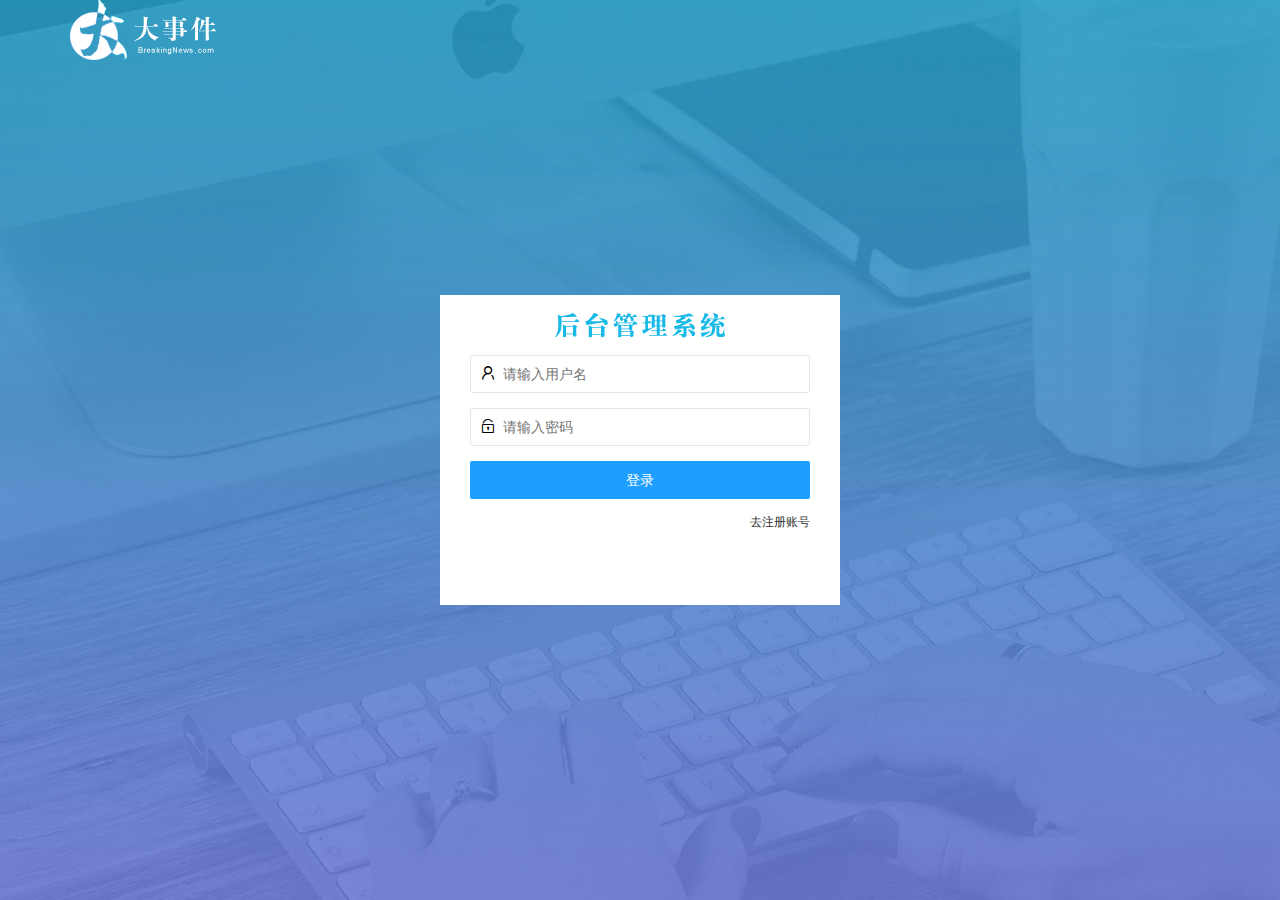
<file: login.html>
<!DOCTYPE html>
<html lang="en">

<head>
  <meta charset="UTF-8">
  <meta name="viewport" content="width=device-width, initial-scale=1.0">
  <title>大事件-登录/注册</title>
  <!-- 引入layui的css -->
  <!-- 基于url地址的绝对路径 一定要用live-server打开-->
  <link rel="stylesheet" href="/assets/lib/layui/css/layui.css">
  <!--  -->
  <link rel="stylesheet" href="/assets/css/login.css">
</head>

<body>
  <!-- 头部logo区 -->
  <div class="layui-main">
    <img src="/assets/images/logo.png" alt="">
  </div>

  <!-- 登录注册区 -->
  <div class="loginAndRegBox">
    <!-- title区 -->
    <div class="title-box"></div>
    <!-- 登录区 -->
    <div class="login-box">
      <!-- 登录的表单 -->
      <form class="layui-form" id="form_login">
        <!-- 用户名 -->
        <div class="layui-form-item">
          <i class="layui-icon layui-icon-username"></i>
          <input type="text" name="username" required lay-verify="required" placeholder="请输入用户名" autocomplete="off"
            class="layui-input">
        </div>
        <!-- 密码框 -->
        <div class="layui-form-item">
          <i class="layui-icon layui-icon-password"></i>
          <input type="password"" name="password" required lay-verify="required|pwd" placeholder="请输入密码"
            autocomplete="off" class="layui-input">
        </div>
        <!-- 登录按钮 -->
        <div class="layui-form-item">
          <button class="layui-btn layui-btn-fluid layui-btn-normal" lay-submit lay-filter="formDemo">登录</button>
        </div>

        <div class="layui-form-item links">
          <a href="javascript:;" id="link-reg">去注册账号</a>
        </div>
      </form>

    </div>
    <!-- 注册区 -->
    <div class="reg-box">
      <!-- 注册的表单 -->
      <form class="layui-form" id="form_reg">
        <!-- 用户名 -->
        <div class="layui-form-item">
          <i class="layui-icon layui-icon-username"></i>
          <input type="text" name="username" required lay-verify="required" placeholder="请输入用户名" autocomplete="off"
            class="layui-input">
        </div>
        <!-- 密码框 -->
        <div class="layui-form-item">
          <i class="layui-icon layui-icon-password"></i>
          <input type="password"" name="password" required lay-verify="required|pwd" placeholder="请输入密码"
            autocomplete="off" class="layui-input">
        </div>
        <!-- 再次确认密码框 -->
        <div class="layui-form-item">
          <i class="layui-icon layui-icon-password"></i>
          <input type="password"" name="repassword" required lay-verify="required|repwd" placeholder="再次确认密码"
            autocomplete="off" class="layui-input">
        </div>
        <!-- 登录按钮 -->
        <div class="layui-form-item">
          <button class="layui-btn layui-btn-fluid layui-btn-normal" lay-submit lay-filter="formDemo">注册</button>
        </div>
        <div class="layui-form-item links">
          <a href="javascript:;" id="link-login">去登录</a>
        </div>
      </form>
    </div>
  </div>

  <!-- 导入需要的脚本文件 -->
  <script src="/assets/lib/jquery.js"></script>
  <script src="/assets/lib/layui/layui.all.js"></script>
  <!-- 导入自己封装的 baseAPI.js -->
  <script src="/assets/js/baseAPI.js"></script>
  <script src="/assets/js/login.js"></script>
</body>

</html>
</file>
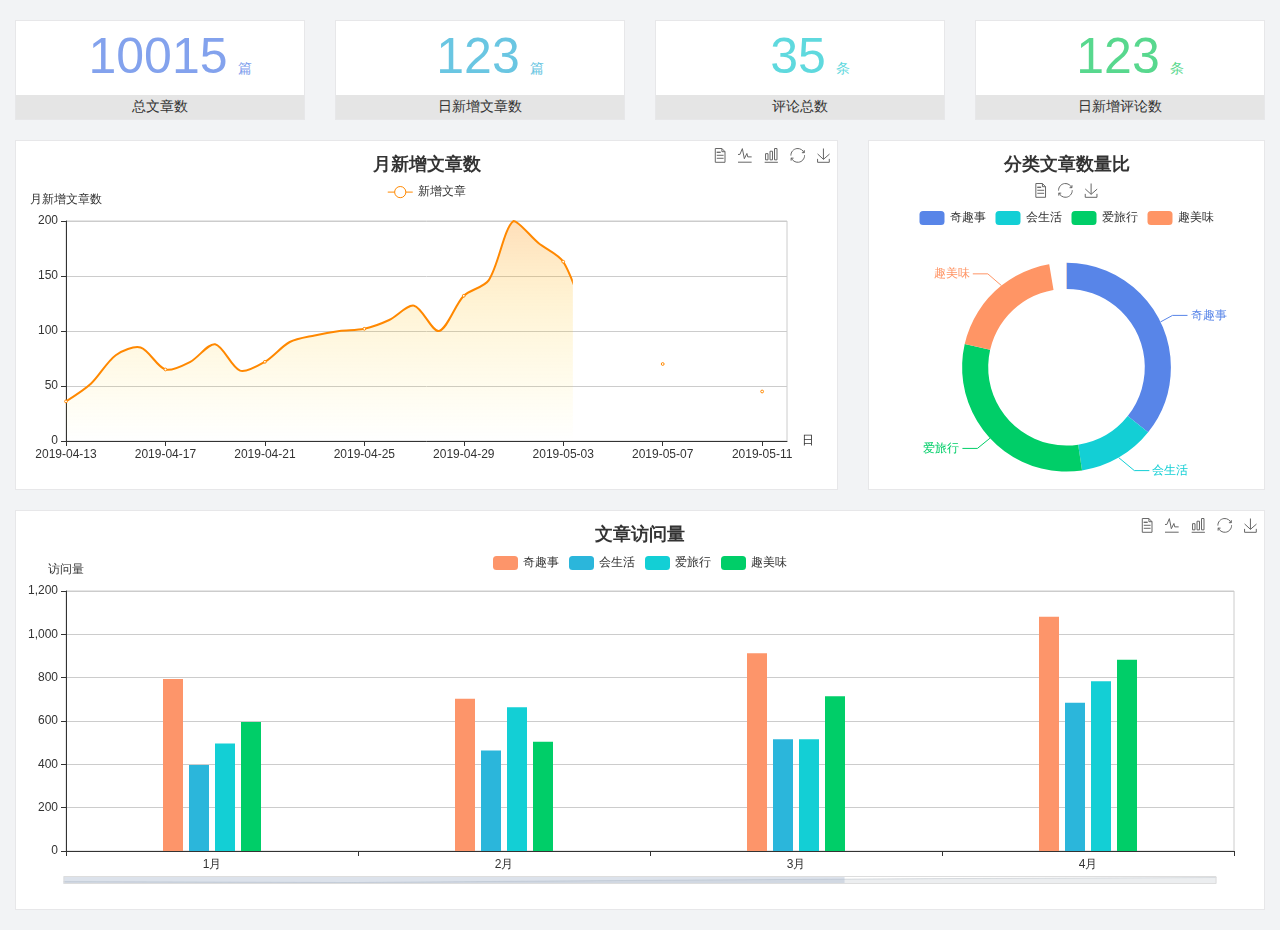
<file: home/dashboard.html>
<!DOCTYPE html>
<html lang="en">

<head>
  <meta charset="UTF-8">
  <meta name="viewport" content="width=device-width, initial-scale=1.0">
  <meta http-equiv="X-UA-Compatible" content="ie=edge">
  <title>图表统计</title>
  <link rel="stylesheet" href="../../assets/lib/bootstrap.css" />
  <link rel="stylesheet" href="../../assets/lib/main.css" />
  <script src="../../assets/lib/jquery.js"></script>
  <script type="text/javascript" src="../../assets/lib/echarts.min.js"></script>
</head>

<body>
  <div class="container-fluid">
    <div class="row spannel_list">
      <div class="col-sm-3 col-xs-6">
        <div class="spannel">
          <em>10015</em><span>篇</span>
          <b>总文章数</b>
        </div>
      </div>
      <div class="col-sm-3 col-xs-6">
        <div class="spannel scolor01">
          <em>123</em><span>篇</span>
          <b>日新增文章数</b>
        </div>
      </div>
      <div class="col-sm-3 col-xs-6">
        <div class="spannel scolor02">
          <em>35</em><span>条</span>
          <b>评论总数</b>
        </div>
      </div>
      <div class="col-sm-3 col-xs-6">
        <div class="spannel scolor03">
          <em>123</em><span>条</span>
          <b>日新增评论数</b>
        </div>
      </div>
    </div>
  </div>

  <div class="container-fluid">
    <div class="row curve-pie">
      <div class="col-lg-8 col-md-8">
        <div class="gragh_pannel" id="curve_show"></div>
      </div>
      <div class="col-lg-4 col-md-4">
        <div class="gragh_pannel" id="pie_show"></div>
      </div>
    </div>
  </div>

  <div class="container-fluid">
    <div class="column_pannel" id="column_show"></div>
  </div>

  <script>
    var oChart = echarts.init(document.getElementById('curve_show'));
    var aList_all = [
      { 'count': 36, 'date': '2019-04-13' },
      { 'count': 52, 'date': '2019-04-14' },
      { 'count': 78, 'date': '2019-04-15' },
      { 'count': 85, 'date': '2019-04-16' },
      { 'count': 65, 'date': '2019-04-17' },
      { 'count': 72, 'date': '2019-04-18' },
      { 'count': 88, 'date': '2019-04-19' },
      { 'count': 64, 'date': '2019-04-20' },
      { 'count': 72, 'date': '2019-04-21' },
      { 'count': 90, 'date': '2019-04-22' },
      { 'count': 96, 'date': '2019-04-23' },
      { 'count': 100, 'date': '2019-04-24' },
      { 'count': 102, 'date': '2019-04-25' },
      { 'count': 110, 'date': '2019-04-26' },
      { 'count': 123, 'date': '2019-04-27' },
      { 'count': 100, 'date': '2019-04-28' },
      { 'count': 132, 'date': '2019-04-29' },
      { 'count': 146, 'date': '2019-04-30' },
      { 'count': 200, 'date': '2019-05-01' },
      { 'count': 180, 'date': '2019-05-02' },
      { 'count': 163, 'date': '2019-05-03' },
      { 'count': 110, 'date': '2019-05-04' },
      { 'count': 80, 'date': '2019-05-05' },
      { 'count': 82, 'date': '2019-05-06' },
      { 'count': 70, 'date': '2019-05-07' },
      { 'count': 65, 'date': '2019-05-08' },
      { 'count': 54, 'date': '2019-05-09' },
      { 'count': 40, 'date': '2019-05-10' },
      { 'count': 45, 'date': '2019-05-11' },
      { 'count': 38, 'date': '2019-05-12' },
    ];

    let aCount = [];
    let aDate = [];

    for (var i = 0; i < aList_all.length; i++) {
      aCount.push(aList_all[i].count);
      aDate.push(aList_all[i].date);
    }

    var chartopt = {
      title: {
        text: '月新增文章数',
        left: 'center',
        top: '10'
      },
      tooltip: {
        trigger: 'axis'
      },
      legend: {
        data: ['新增文章'],
        top: '40'
      },
      toolbox: {
        show: true,
        feature: {
          mark: { show: true },
          dataView: { show: true, readOnly: false },
          magicType: { show: true, type: ['line', 'bar'] },
          restore: { show: true },
          saveAsImage: { show: true }
        }
      },
      calculable: true,
      xAxis: [
        {
          name: '日',
          type: 'category',
          boundaryGap: false,
          data: aDate
        }
      ],
      yAxis: [
        {
          name: '月新增文章数',
          type: 'value'
        }
      ],
      series: [
        {
          name: '新增文章',
          type: 'line',
          smooth: true,
          itemStyle: { normal: { areaStyle: { type: 'default' }, color: '#f80' }, lineStyle: { color: '#f80' } },
          data: aCount
        }],
      areaStyle: {
        normal: {
          color: new echarts.graphic.LinearGradient(0, 0, 0, 1, [{
            offset: 0,
            color: 'rgba(255,136,0,0.39)'
          }, {
            offset: .34,
            color: 'rgba(255,180,0,0.25)'
          }, {
            offset: 1,
            color: 'rgba(255,222,0,0.00)'
          }])

        }
      },
      grid: {
        show: true,
        x: 50,
        x2: 50,
        y: 80,
        height: 220
      }
    };

    oChart.setOption(chartopt);


    var oPie = echarts.init(document.getElementById('pie_show'));
    var oPieopt =
    {
      title: {
        top: 10,
        text: '分类文章数量比',
        x: 'center'
      },
      tooltip: {
        trigger: 'item',
        formatter: "{a} <br/>{b} : {c} ({d}%)"
      },
      color: ['#5885e8', '#13cfd5', '#00ce68', '#ff9565'],
      legend: {
        x: 'center',
        top: 65,
        data: ['奇趣事', '会生活', '爱旅行', '趣美味']
      },
      toolbox: {
        show: true,
        x: 'center',
        top: 35,
        feature: {
          mark: { show: true },
          dataView: { show: true, readOnly: false },
          magicType: {
            show: true,
            type: ['pie', 'funnel'],
            option: {
              funnel: {
                x: '25%',
                width: '50%',
                funnelAlign: 'left',
                max: 1548
              }
            }
          },
          restore: { show: true },
          saveAsImage: { show: true }
        }
      },
      calculable: true,
      series: [
        {
          name: '访问来源',
          type: 'pie',
          radius: ['45%', '60%'],
          center: ['50%', '65%'],
          data: [
            { value: 300, name: '奇趣事' },
            { value: 100, name: '会生活' },
            { value: 260, name: '爱旅行' },
            { value: 180, name: '趣美味' }
          ]
        }
      ]
    };
    oPie.setOption(oPieopt);



    var oColumn = this.echarts.init(document.getElementById('column_show'));
    var oColumnopt =
    {
      title: {
        text: '文章访问量',
        left: 'center',
        top: '10'
      },
      tooltip: {
        trigger: 'axis'
      },
      legend: {
        data: ['奇趣事', '会生活', '爱旅行', '趣美味'],
        top: '40'
      },
      toolbox: {
        show: true,
        feature: {
          mark: { show: true },
          dataView: { show: true, readOnly: false },
          magicType: { show: true, type: ['line', 'bar'] },
          restore: { show: true },
          saveAsImage: { show: true }
        }
      },
      calculable: true,
      xAxis: [
        {
          type: 'category',
          data: ['1月', '2月', '3月', '4月', '5月']
        }
      ],
      yAxis: [
        {
          name: '访问量',
          type: 'value'
        }
      ],
      series: [
        {
          name: '奇趣事',
          type: 'bar',
          barWidth: 20,
          itemStyle: {
            normal: { areaStyle: { type: 'default' }, color: '#fd956a' }
          },
          data: [800, 708, 920, 1090, 1200]
        },
        {
          name: '会生活',
          type: 'bar',
          barWidth: 20,
          itemStyle: {
            normal: { areaStyle: { type: 'default' }, color: '#2bb6db' }
          },
          data: [400, 468, 520, 690, 800]
        },
        {
          name: '爱旅行',
          type: 'bar',
          barWidth: 20,
          itemStyle: {
            normal: { areaStyle: { type: 'default' }, color: '#13cfd5' }
          },
          data: [500, 668, 520, 790, 900]
        },
        {
          name: '趣美味',
          type: 'bar',
          barWidth: 20,
          itemStyle: {
            normal: { areaStyle: { type: 'default' }, color: '#00ce68' }
          },
          data: [600, 508, 720, 890, 1000]
        }
      ],
      grid: {
        show: true,
        x: 50,
        x2: 30,
        y: 80,
        height: 260
      },
      dataZoom: [//给x轴设置滚动条
        {
          start: 0,//默认为0
          end: 100 - 1000 / 31,//默认为100
          type: 'slider',
          show: true,
          xAxisIndex: [0],
          handleSize: 0,//滑动条的 左右2个滑动条的大小
          height: 8,//组件高度
          left: 45, //左边的距离
          right: 50,//右边的距离
          bottom: 26,//右边的距离
          handleColor: '#ddd',//h滑动图标的颜色
          handleStyle: {
            borderColor: "#cacaca",
            borderWidth: "1",
            shadowBlur: 2,
            background: "#ddd",
            shadowColor: "#ddd",
          }
        }]
    };
    oColumn.setOption(oColumnopt);
  </script>
</body>

</html>
</file>
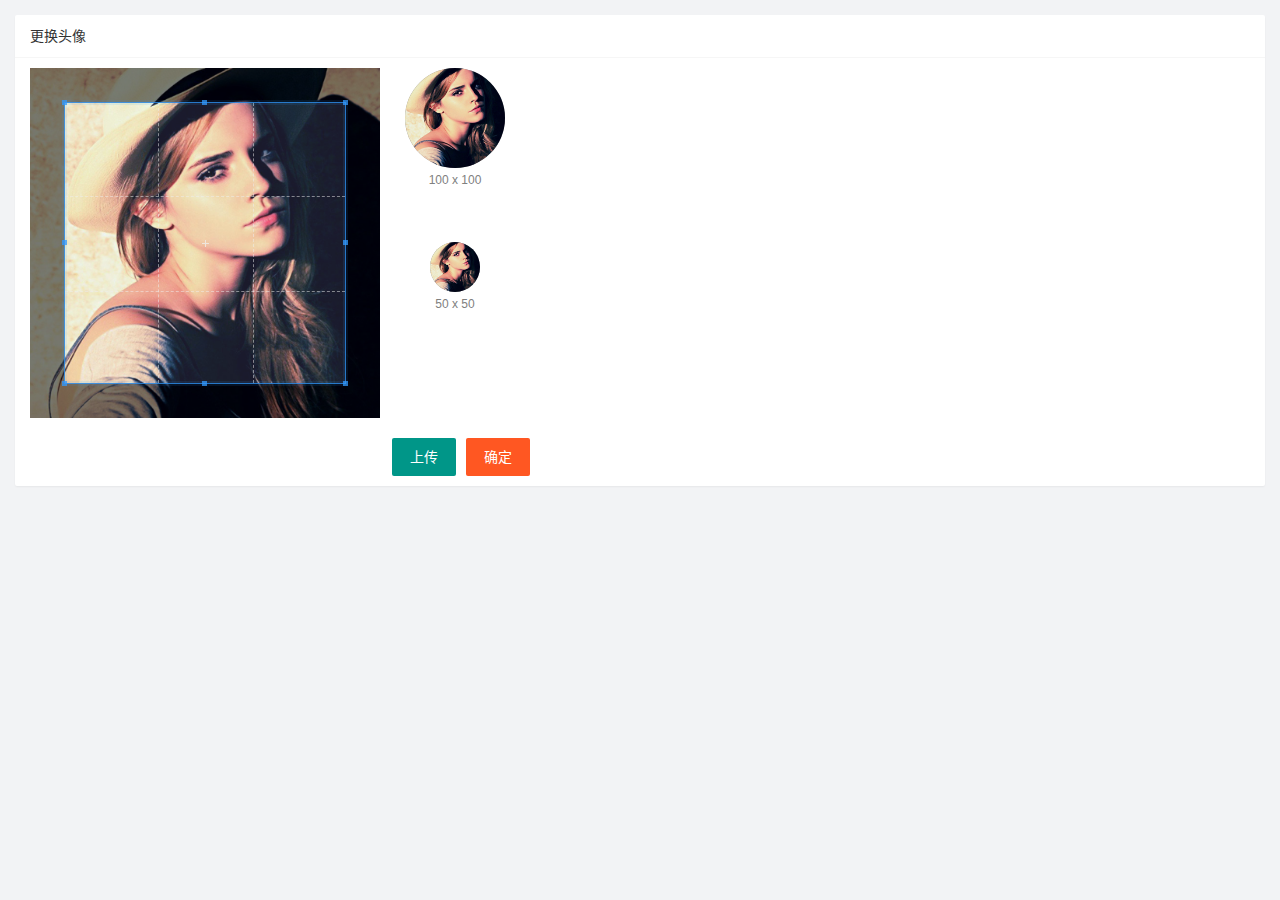
<file: user/user_avatar.html>
<!DOCTYPE html>
<html lang="zh-CN">

<head>
  <meta charset="UTF-8">
  <meta name="viewport" content="width=device-width, initial-scale=1.0">
  <title>Document</title>
  <link rel="stylesheet" href="/assets/lib/layui/css/layui.css">
  <link rel="stylesheet" href="/assets/lib/cropper/cropper.css">
  <link rel="stylesheet" href="/assets/css/user/user_avatar.css">
</head>

<body>
  <div class="layui-card">
    <div class="layui-card-header">更换头像</div>
    <div class="layui-card-body">
      <!-- 第一行的图片裁剪和预览区域 -->
      <div class="row1">
        <!-- 图片裁剪区域 -->
        <div class="cropper-box">
          <!-- 这个 img 标签很重要，将来会把它初始化为裁剪区域 -->
          <img id="image" src="/assets/images/sample.jpg" />
        </div>
        <!-- 图片的预览区域 -->
        <div class="preview-box">
          <div>
            <!-- 宽高为 100px 的预览区域 -->
            <div class="img-preview w100"></div>
            <p class="size">100 x 100</p>
          </div>
          <div>
            <!-- 宽高为 50px 的预览区域 -->
            <div class="img-preview w50"></div>
            <p class="size">50 x 50</p>
          </div>
        </div>
      </div>
      <!-- 第二行的按钮区域 -->
      <div class="row2">
      <input type="file" id="file" accept="image/png,image/jpeg" style="display: none;">
        <button type="button" class="layui-btn" id="btnChooseImage">上传</button>
        <button type="button" class="layui-btn layui-btn-danger" id="btnUpload">确定</button>
      </div>
    </div>
  </div>

  <script src="/assets/lib/layui/layui.all.js"></script>
  <script src="/assets/lib/jquery.js"></script>
  <script src="/assets/lib/cropper/Cropper.js"></script>
  <script src="/assets/lib/cropper/jquery-cropper.js"></script>
  <script src="/assets/js/baseAPI.js"></script>
  <script src="/assets/js/user/user_avatar.js"></script>
</body>

</html>
</file>
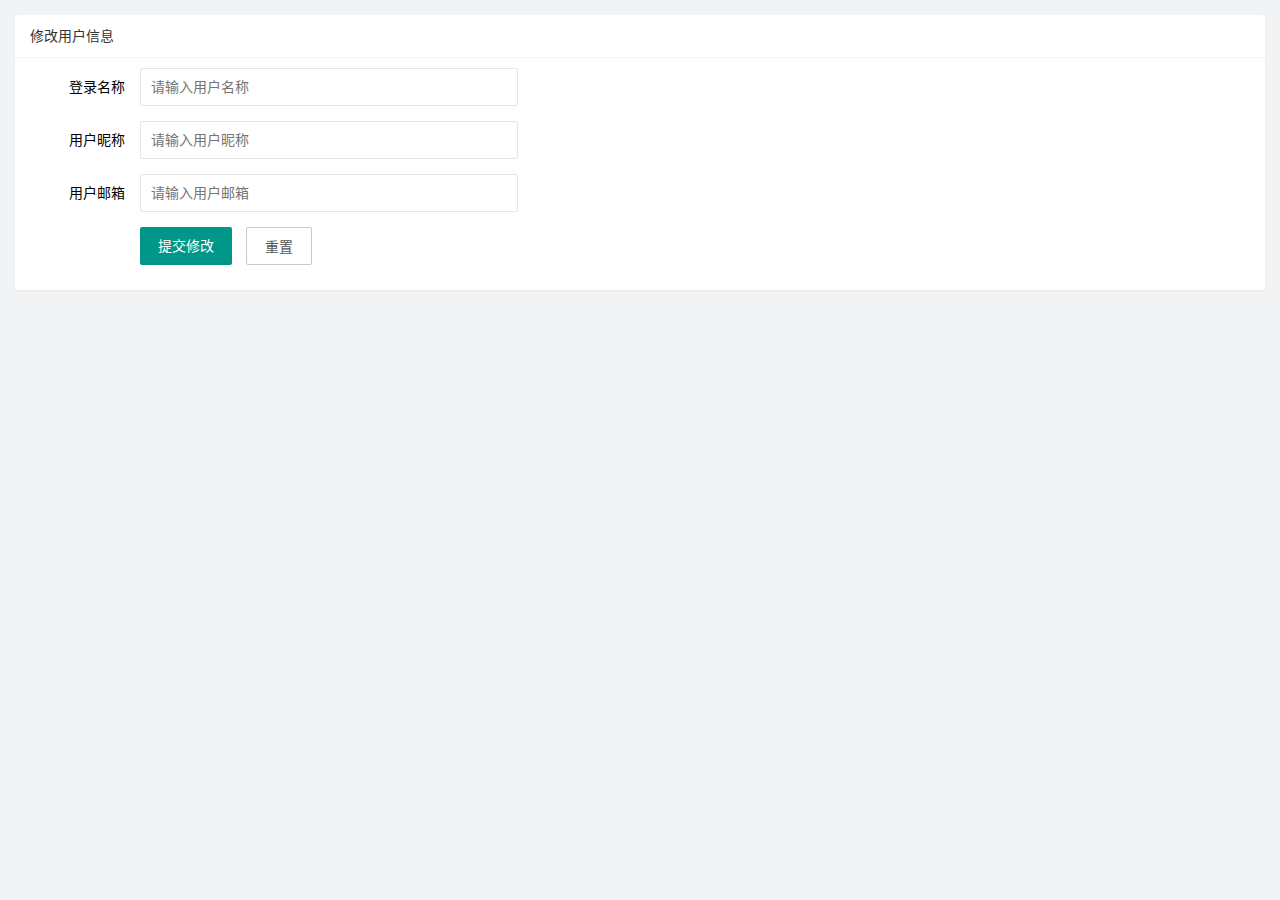
<file: user/user_info.html>
<!DOCTYPE html>
<html lang="zh-CN">

<head>
  <meta charset="UTF-8">
  <meta name="viewport" content="width=device-width, initial-scale=1.0">
  <title>Document</title>
  <link rel="stylesheet" href="/assets/lib/layui/css/layui.css">
  <link rel="stylesheet" href="/assets/css/user/user_info.css">
</head>

<body>
  <div class="layui-card">
    <div class="layui-card-header">修改用户信息</div>
    <div class="layui-card-body">
      <form class="layui-form" lay-filter="formUserInfo" style="width: 40%;">
        <!-- 使用隐藏域保存用户的id值 -->
        <input type="hidden" name="id" value="">
        <div class="layui-form-item">
          <label class="layui-form-label">登录名称</label>
          <div class="layui-input-block">
            <input type="text" name="username" required lay-verify="required" placeholder="请输入用户名称" autocomplete="off"
              class="layui-input" readonly>
          </div>
        </div>
        <div class="layui-form-item">
          <label class="layui-form-label">用户昵称</label>
          <div class="layui-input-block">
            <input type="text" name="nickname" required lay-verify="required|nickname" placeholder="请输入用户昵称"
              autocomplete="off" class="layui-input">
          </div>
        </div>
        <div class="layui-form-item">
          <label class="layui-form-label">用户邮箱</label>
          <div class="layui-input-block">
            <input type="text" name="email" required lay-verify="required|email" placeholder="请输入用户邮箱"
              autocomplete="off" class="layui-input">
          </div>
        </div>
        <div class="layui-form-item">
          <div class="layui-input-block">
            <button class="layui-btn" lay-submit lay-filter="formDemo">提交修改</button>
            <button type="reset" class="layui-btn layui-btn-primary" id="btnReset">重置</button>
          </div>
        </div>
      </form>
    </div>
  </div>

  <script src="/assets/lib/layui/layui.all.js"></script>
  <script src="/assets/lib/jquery.js"></script>
  <script src="/assets/js/baseAPI.js"></script>
  <script src="/assets/js/user/user_info.js"></script>
</body>

</html>
</file>
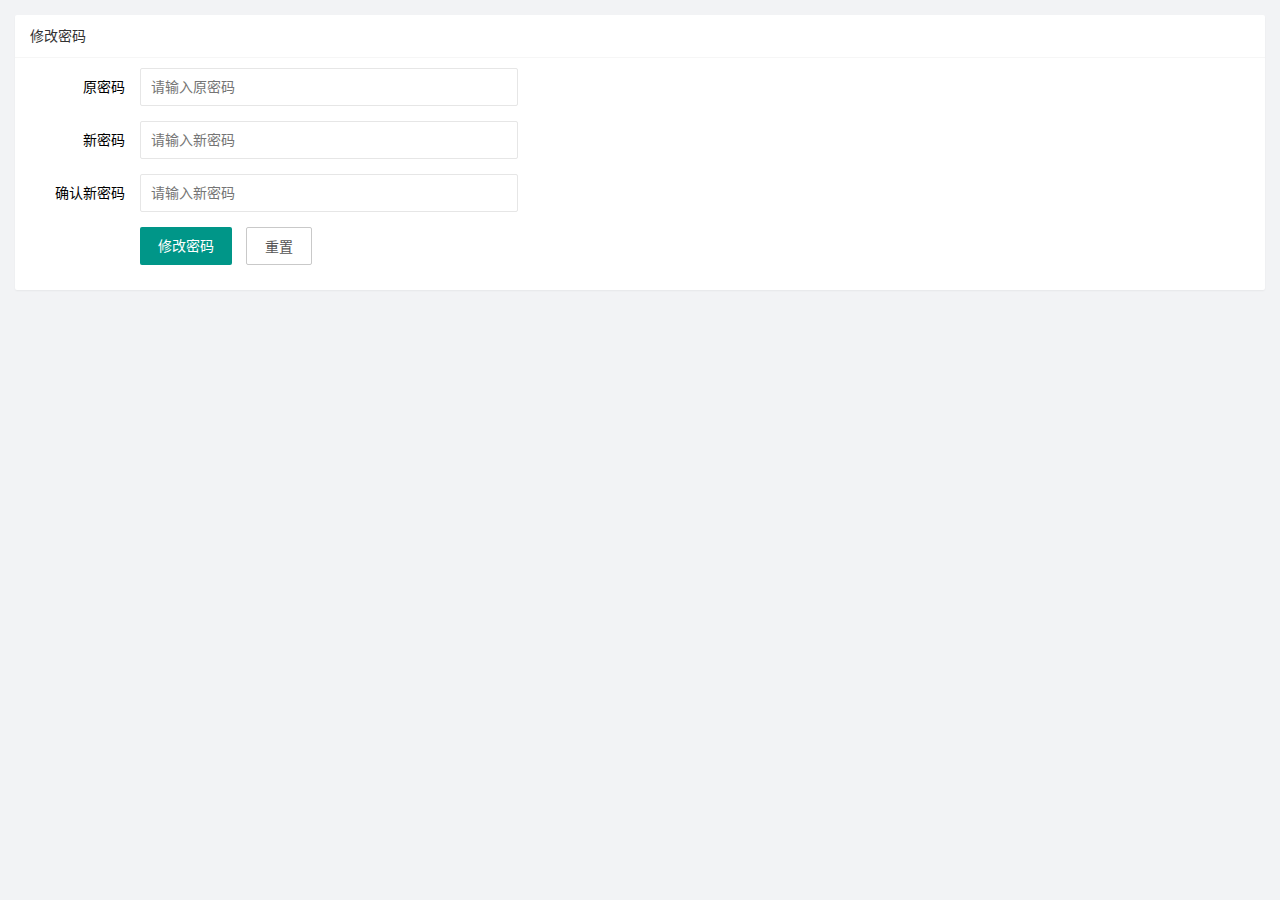
<file: user/user_pwd.html>
<!DOCTYPE html>
<html lang="zh-CN">

<head>
  <meta charset="UTF-8">
  <meta name="viewport" content="width=device-width, initial-scale=1.0">
  <title>Document</title>
  <link rel="stylesheet" href="/assets/lib/layui/css/layui.css">
  <link rel="stylesheet" href="/assets/css/user/user_pwd.css">
</head>

<body>
  <div class="layui-card">
    <div class="layui-card-header">修改密码</div>
    <div class="layui-card-body">
      <form class="layui-form" lay-filter="formUserInfo" style="width: 40%;" id="myForm">
        <div class="layui-form-item">
          <label class="layui-form-label">原密码</label>
          <div class="layui-input-block">
            <input type="password" name="oldPwd" required lay-verify="required|pwd" placeholder="请输入原密码"
              autocomplete="off" class="layui-input">
          </div>
        </div>
        <div class="layui-form-item">
          <label class="layui-form-label">新密码</label>
          <div class="layui-input-block">
            <input type="password" name="newPwd" required lay-verify="required|pwd|samePwd" placeholder="请输入新密码"
              autocomplete="off" class="layui-input">
          </div>
        </div>
        <div class="layui-form-item">
          <label class="layui-form-label">确认新密码</label>
          <div class="layui-input-block">
            <input type="password" name="rePwd" required lay-verify="required|pwd|rePwd" placeholder="请输入新密码"
              autocomplete="off" class="layui-input">
          </div>
        </div>
        <div class="layui-form-item">
          <div class="layui-input-block">
            <button class="layui-btn" lay-submit lay-filter="formDemo">修改密码</button>
            <button type="reset" class="layui-btn layui-btn-primary" id="btnReset">重置</button>
          </div>
        </div>
      </form>
    </div>
  </div>

  <script src="/assets/lib/layui/layui.all.js"></script>
  <script src="/assets/lib/jquery.js"></script>
  <script src="/assets/js/baseAPI.js"></script>
  <script src="/assets/js/user/user_pwd.js"></script>
</body>

</html>
</file>
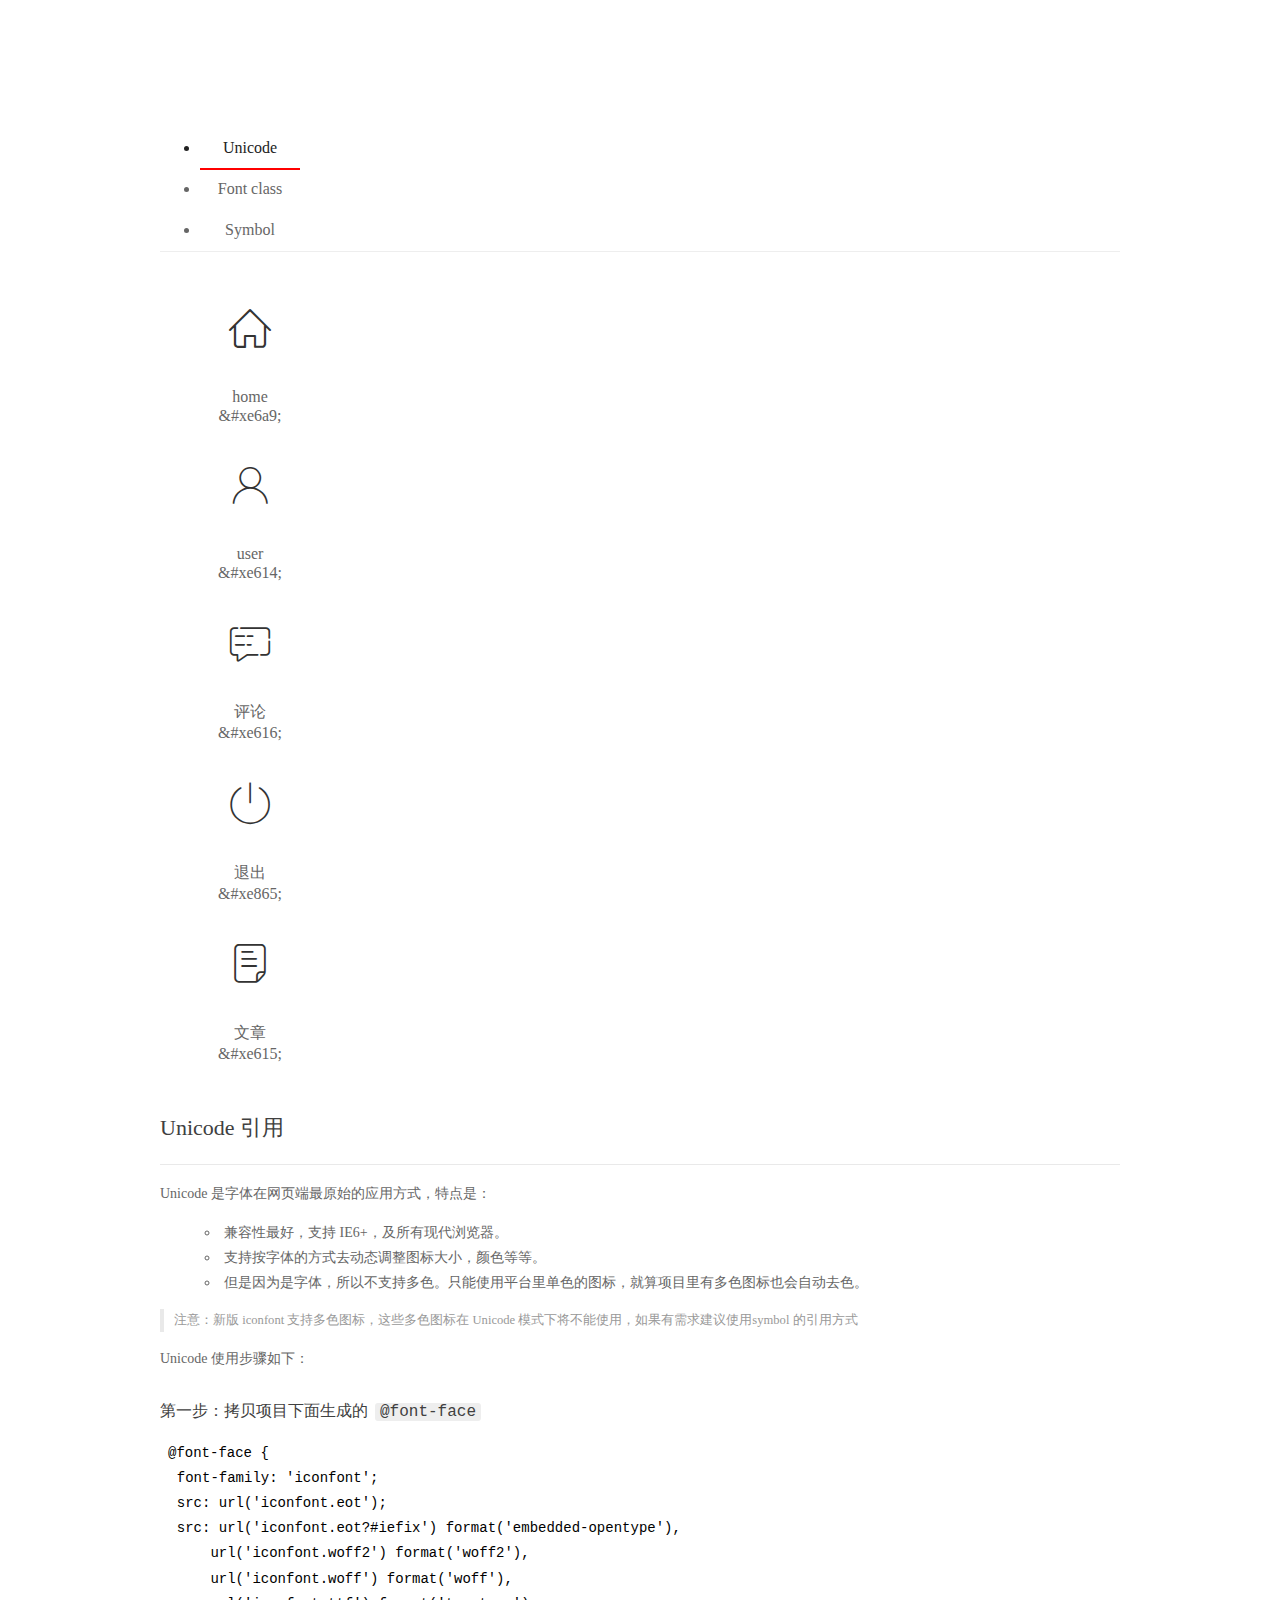
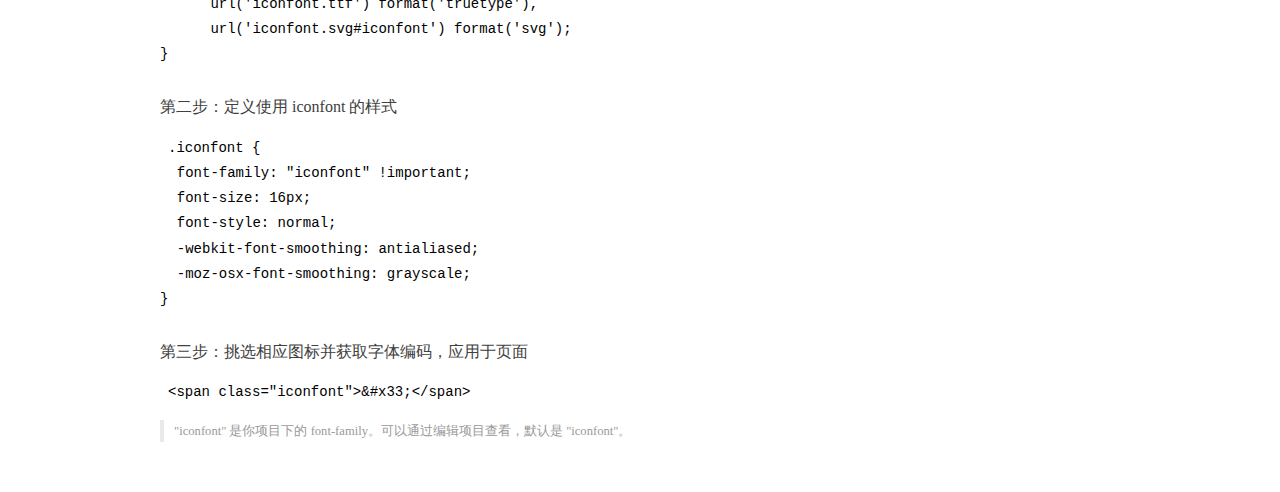
<file: assets/fonts/demo_index.html>
<!DOCTYPE html>
<html>
<head>
  <meta charset="utf-8"/>
  <title>IconFont Demo</title>
  <link rel="shortcut icon" href="https://gtms04.alicdn.com/tps/i4/TB1_oz6GVXXXXaFXpXXJDFnIXXX-64-64.ico" type="image/x-icon"/>
  <link rel="stylesheet" href="https://g.alicdn.com/thx/cube/1.3.2/cube.min.css">
  <link rel="stylesheet" href="demo.css">
  <link rel="stylesheet" href="iconfont.css">
  <script src="iconfont.js"></script>
  <!-- jQuery -->
  <script src="https://a1.alicdn.com/oss/uploads/2018/12/26/7bfddb60-08e8-11e9-9b04-53e73bb6408b.js"></script>
  <!-- 代码高亮 -->
  <script src="https://a1.alicdn.com/oss/uploads/2018/12/26/a3f714d0-08e6-11e9-8a15-ebf944d7534c.js"></script>
</head>
<body>
  <div class="main">
    <h1 class="logo"><a href="https://www.iconfont.cn/" title="iconfont 首页" target="_blank">&#xe86b;</a></h1>
    <div class="nav-tabs">
      <ul id="tabs" class="dib-box">
        <li class="dib active"><span>Unicode</span></li>
        <li class="dib"><span>Font class</span></li>
        <li class="dib"><span>Symbol</span></li>
      </ul>
      
    </div>
    <div class="tab-container">
      <div class="content unicode" style="display: block;">
          <ul class="icon_lists dib-box">
          
            <li class="dib">
              <span class="icon iconfont">&#xe6a9;</span>
                <div class="name">home</div>
                <div class="code-name">&amp;#xe6a9;</div>
              </li>
          
            <li class="dib">
              <span class="icon iconfont">&#xe614;</span>
                <div class="name">user</div>
                <div class="code-name">&amp;#xe614;</div>
              </li>
          
            <li class="dib">
              <span class="icon iconfont">&#xe616;</span>
                <div class="name">评论</div>
                <div class="code-name">&amp;#xe616;</div>
              </li>
          
            <li class="dib">
              <span class="icon iconfont">&#xe865;</span>
                <div class="name">退出</div>
                <div class="code-name">&amp;#xe865;</div>
              </li>
          
            <li class="dib">
              <span class="icon iconfont">&#xe615;</span>
                <div class="name">文章</div>
                <div class="code-name">&amp;#xe615;</div>
              </li>
          
          </ul>
          <div class="article markdown">
          <h2 id="unicode-">Unicode 引用</h2>
          <hr>

          <p>Unicode 是字体在网页端最原始的应用方式，特点是：</p>
          <ul>
            <li>兼容性最好，支持 IE6+，及所有现代浏览器。</li>
            <li>支持按字体的方式去动态调整图标大小，颜色等等。</li>
            <li>但是因为是字体，所以不支持多色。只能使用平台里单色的图标，就算项目里有多色图标也会自动去色。</li>
          </ul>
          <blockquote>
            <p>注意：新版 iconfont 支持多色图标，这些多色图标在 Unicode 模式下将不能使用，如果有需求建议使用symbol 的引用方式</p>
          </blockquote>
          <p>Unicode 使用步骤如下：</p>
          <h3 id="-font-face">第一步：拷贝项目下面生成的 <code>@font-face</code></h3>
<pre><code class="language-css"
>@font-face {
  font-family: 'iconfont';
  src: url('iconfont.eot');
  src: url('iconfont.eot?#iefix') format('embedded-opentype'),
      url('iconfont.woff2') format('woff2'),
      url('iconfont.woff') format('woff'),
      url('iconfont.ttf') format('truetype'),
      url('iconfont.svg#iconfont') format('svg');
}
</code></pre>
          <h3 id="-iconfont-">第二步：定义使用 iconfont 的样式</h3>
<pre><code class="language-css"
>.iconfont {
  font-family: "iconfont" !important;
  font-size: 16px;
  font-style: normal;
  -webkit-font-smoothing: antialiased;
  -moz-osx-font-smoothing: grayscale;
}
</code></pre>
          <h3 id="-">第三步：挑选相应图标并获取字体编码，应用于页面</h3>
<pre>
<code class="language-html"
>&lt;span class="iconfont"&gt;&amp;#x33;&lt;/span&gt;
</code></pre>
          <blockquote>
            <p>"iconfont" 是你项目下的 font-family。可以通过编辑项目查看，默认是 "iconfont"。</p>
          </blockquote>
          </div>
      </div>
      <div class="content font-class">
        <ul class="icon_lists dib-box">
          
          <li class="dib">
            <span class="icon iconfont icon-home"></span>
            <div class="name">
              home
            </div>
            <div class="code-name">.icon-home
            </div>
          </li>
          
          <li class="dib">
            <span class="icon iconfont icon-user"></span>
            <div class="name">
              user
            </div>
            <div class="code-name">.icon-user
            </div>
          </li>
          
          <li class="dib">
            <span class="icon iconfont icon-pinglun"></span>
            <div class="name">
              评论
            </div>
            <div class="code-name">.icon-pinglun
            </div>
          </li>
          
          <li class="dib">
            <span class="icon iconfont icon-tuichu"></span>
            <div class="name">
              退出
            </div>
            <div class="code-name">.icon-tuichu
            </div>
          </li>
          
          <li class="dib">
            <span class="icon iconfont icon-16"></span>
            <div class="name">
              文章
            </div>
            <div class="code-name">.icon-16
            </div>
          </li>
          
        </ul>
        <div class="article markdown">
        <h2 id="font-class-">font-class 引用</h2>
        <hr>

        <p>font-class 是 Unicode 使用方式的一种变种，主要是解决 Unicode 书写不直观，语意不明确的问题。</p>
        <p>与 Unicode 使用方式相比，具有如下特点：</p>
        <ul>
          <li>兼容性良好，支持 IE8+，及所有现代浏览器。</li>
          <li>相比于 Unicode 语意明确，书写更直观。可以很容易分辨这个 icon 是什么。</li>
          <li>因为使用 class 来定义图标，所以当要替换图标时，只需要修改 class 里面的 Unicode 引用。</li>
          <li>不过因为本质上还是使用的字体，所以多色图标还是不支持的。</li>
        </ul>
        <p>使用步骤如下：</p>
        <h3 id="-fontclass-">第一步：引入项目下面生成的 fontclass 代码：</h3>
<pre><code class="language-html">&lt;link rel="stylesheet" href="./iconfont.css"&gt;
</code></pre>
        <h3 id="-">第二步：挑选相应图标并获取类名，应用于页面：</h3>
<pre><code class="language-html">&lt;span class="iconfont icon-xxx"&gt;&lt;/span&gt;
</code></pre>
        <blockquote>
          <p>"
            iconfont" 是你项目下的 font-family。可以通过编辑项目查看，默认是 "iconfont"。</p>
        </blockquote>
      </div>
      </div>
      <div class="content symbol">
          <ul class="icon_lists dib-box">
          
            <li class="dib">
                <svg class="icon svg-icon" aria-hidden="true">
                  <use xlink:href="#icon-home"></use>
                </svg>
                <div class="name">home</div>
                <div class="code-name">#icon-home</div>
            </li>
          
            <li class="dib">
                <svg class="icon svg-icon" aria-hidden="true">
                  <use xlink:href="#icon-user"></use>
                </svg>
                <div class="name">user</div>
                <div class="code-name">#icon-user</div>
            </li>
          
            <li class="dib">
                <svg class="icon svg-icon" aria-hidden="true">
                  <use xlink:href="#icon-pinglun"></use>
                </svg>
                <div class="name">评论</div>
                <div class="code-name">#icon-pinglun</div>
            </li>
          
            <li class="dib">
                <svg class="icon svg-icon" aria-hidden="true">
                  <use xlink:href="#icon-tuichu"></use>
                </svg>
                <div class="name">退出</div>
                <div class="code-name">#icon-tuichu</div>
            </li>
          
            <li class="dib">
                <svg class="icon svg-icon" aria-hidden="true">
                  <use xlink:href="#icon-16"></use>
                </svg>
                <div class="name">文章</div>
                <div class="code-name">#icon-16</div>
            </li>
          
          </ul>
          <div class="article markdown">
          <h2 id="symbol-">Symbol 引用</h2>
          <hr>

          <p>这是一种全新的使用方式，应该说这才是未来的主流，也是平台目前推荐的用法。相关介绍可以参考这篇<a href="">文章</a>
            这种用法其实是做了一个 SVG 的集合，与另外两种相比具有如下特点：</p>
          <ul>
            <li>支持多色图标了，不再受单色限制。</li>
            <li>通过一些技巧，支持像字体那样，通过 <code>font-size</code>, <code>color</code> 来调整样式。</li>
            <li>兼容性较差，支持 IE9+，及现代浏览器。</li>
            <li>浏览器渲染 SVG 的性能一般，还不如 png。</li>
          </ul>
          <p>使用步骤如下：</p>
          <h3 id="-symbol-">第一步：引入项目下面生成的 symbol 代码：</h3>
<pre><code class="language-html">&lt;script src="./iconfont.js"&gt;&lt;/script&gt;
</code></pre>
          <h3 id="-css-">第二步：加入通用 CSS 代码（引入一次就行）：</h3>
<pre><code class="language-html">&lt;style&gt;
.icon {
  width: 1em;
  height: 1em;
  vertical-align: -0.15em;
  fill: currentColor;
  overflow: hidden;
}
&lt;/style&gt;
</code></pre>
          <h3 id="-">第三步：挑选相应图标并获取类名，应用于页面：</h3>
<pre><code class="language-html">&lt;svg class="icon" aria-hidden="true"&gt;
  &lt;use xlink:href="#icon-xxx"&gt;&lt;/use&gt;
&lt;/svg&gt;
</code></pre>
          </div>
      </div>

    </div>
  </div>
  <script>
  $(document).ready(function () {
      $('.tab-container .content:first').show()

      $('#tabs li').click(function (e) {
        var tabContent = $('.tab-container .content')
        var index = $(this).index()

        if ($(this).hasClass('active')) {
          return
        } else {
          $('#tabs li').removeClass('active')
          $(this).addClass('active')

          tabContent.hide().eq(index).fadeIn()
        }
      })
    })
  </script>
</body>
</html>
</file>
<file: assets/lib/layui/css/layui.css>
/** layui-v2.5.5 MIT License By https://www.layui.com */
 .layui-inline,img{display:inline-block;vertical-align:middle}h1,h2,h3,h4,h5,h6{font-weight:400}.layui-edge,.layui-header,.layui-inline,.layui-main{position:relative}.layui-body,.layui-edge,.layui-elip{overflow:hidden}.layui-btn,.layui-edge,.layui-inline,img{vertical-align:middle}.layui-btn,.layui-disabled,.layui-icon,.layui-unselect{-moz-user-select:none;-webkit-user-select:none;-ms-user-select:none}.layui-elip,.layui-form-checkbox span,.layui-form-pane .layui-form-label{text-overflow:ellipsis;white-space:nowrap}.layui-breadcrumb,.layui-tree-btnGroup{visibility:hidden}blockquote,body,button,dd,div,dl,dt,form,h1,h2,h3,h4,h5,h6,input,li,ol,p,pre,td,textarea,th,ul{margin:0;padding:0;-webkit-tap-highlight-color:rgba(0,0,0,0)}a:active,a:hover{outline:0}img{border:none}li{list-style:none}table{border-collapse:collapse;border-spacing:0}h4,h5,h6{font-size:100%}button,input,optgroup,option,select,textarea{font-family:inherit;font-size:inherit;font-style:inherit;font-weight:inherit;outline:0}pre{white-space:pre-wrap;white-space:-moz-pre-wrap;white-space:-pre-wrap;white-space:-o-pre-wrap;word-wrap:break-word}body{line-height:24px;font:14px Helvetica Neue,Helvetica,PingFang SC,Tahoma,Arial,sans-serif}hr{height:1px;margin:10px 0;border:0;clear:both}a{color:#333;text-decoration:none}a:hover{color:#777}a cite{font-style:normal;*cursor:pointer}.layui-border-box,.layui-border-box *{box-sizing:border-box}.layui-box,.layui-box *{box-sizing:content-box}.layui-clear{clear:both;*zoom:1}.layui-clear:after{content:'\20';clear:both;*zoom:1;display:block;height:0}.layui-inline{*display:inline;*zoom:1}.layui-edge{display:inline-block;width:0;height:0;border-width:6px;border-style:dashed;border-color:transparent}.layui-edge-top{top:-4px;border-bottom-color:#999;border-bottom-style:solid}.layui-edge-right{border-left-color:#999;border-left-style:solid}.layui-edge-bottom{top:2px;border-top-color:#999;border-top-style:solid}.layui-edge-left{border-right-color:#999;border-right-style:solid}.layui-disabled,.layui-disabled:hover{color:#d2d2d2!important;cursor:not-allowed!important}.layui-circle{border-radius:100%}.layui-show{display:block!important}.layui-hide{display:none!important}@font-face{font-family:layui-icon;src:url(../font/iconfont.eot?v=250);src:url(../font/iconfont.eot?v=250#iefix) format('embedded-opentype'),url(../font/iconfont.woff2?v=250) format('woff2'),url(../font/iconfont.woff?v=250) format('woff'),url(../font/iconfont.ttf?v=250) format('truetype'),url(../font/iconfont.svg?v=250#layui-icon) format('svg')}.layui-icon{font-family:layui-icon!important;font-size:16px;font-style:normal;-webkit-font-smoothing:antialiased;-moz-osx-font-smoothing:grayscale}.layui-icon-reply-fill:before{content:"\e611"}.layui-icon-set-fill:before{content:"\e614"}.layui-icon-menu-fill:before{content:"\e60f"}.layui-icon-search:before{content:"\e615"}.layui-icon-share:before{content:"\e641"}.layui-icon-set-sm:before{content:"\e620"}.layui-icon-engine:before{content:"\e628"}.layui-icon-close:before{content:"\1006"}.layui-icon-close-fill:before{content:"\1007"}.layui-icon-chart-screen:before{content:"\e629"}.layui-icon-star:before{content:"\e600"}.layui-icon-circle-dot:before{content:"\e617"}.layui-icon-chat:before{content:"\e606"}.layui-icon-release:before{content:"\e609"}.layui-icon-list:before{content:"\e60a"}.layui-icon-chart:before{content:"\e62c"}.layui-icon-ok-circle:before{content:"\1005"}.layui-icon-layim-theme:before{content:"\e61b"}.layui-icon-table:before{content:"\e62d"}.layui-icon-right:before{content:"\e602"}.layui-icon-left:before{content:"\e603"}.layui-icon-cart-simple:before{content:"\e698"}.layui-icon-face-cry:before{content:"\e69c"}.layui-icon-face-smile:before{content:"\e6af"}.layui-icon-survey:before{content:"\e6b2"}.layui-icon-tree:before{content:"\e62e"}.layui-icon-upload-circle:before{content:"\e62f"}.layui-icon-add-circle:before{content:"\e61f"}.layui-icon-download-circle:before{content:"\e601"}.layui-icon-templeate-1:before{content:"\e630"}.layui-icon-util:before{content:"\e631"}.layui-icon-face-surprised:before{content:"\e664"}.layui-icon-edit:before{content:"\e642"}.layui-icon-speaker:before{content:"\e645"}.layui-icon-down:before{content:"\e61a"}.layui-icon-file:before{content:"\e621"}.layui-icon-layouts:before{content:"\e632"}.layui-icon-rate-half:before{content:"\e6c9"}.layui-icon-add-circle-fine:before{content:"\e608"}.layui-icon-prev-circle:before{content:"\e633"}.layui-icon-read:before{content:"\e705"}.layui-icon-404:before{content:"\e61c"}.layui-icon-carousel:before{content:"\e634"}.layui-icon-help:before{content:"\e607"}.layui-icon-code-circle:before{content:"\e635"}.layui-icon-water:before{content:"\e636"}.layui-icon-username:before{content:"\e66f"}.layui-icon-find-fill:before{content:"\e670"}.layui-icon-about:before{content:"\e60b"}.layui-icon-location:before{content:"\e715"}.layui-icon-up:before{content:"\e619"}.layui-icon-pause:before{content:"\e651"}.layui-icon-date:before{content:"\e637"}.layui-icon-layim-uploadfile:before{content:"\e61d"}.layui-icon-delete:before{content:"\e640"}.layui-icon-play:before{content:"\e652"}.layui-icon-top:before{content:"\e604"}.layui-icon-friends:before{content:"\e612"}.layui-icon-refresh-3:before{content:"\e9aa"}.layui-icon-ok:before{content:"\e605"}.layui-icon-layer:before{content:"\e638"}.layui-icon-face-smile-fine:before{content:"\e60c"}.layui-icon-dollar:before{content:"\e659"}.layui-icon-group:before{content:"\e613"}.layui-icon-layim-download:before{content:"\e61e"}.layui-icon-picture-fine:before{content:"\e60d"}.layui-icon-link:before{content:"\e64c"}.layui-icon-diamond:before{content:"\e735"}.layui-icon-log:before{content:"\e60e"}.layui-icon-rate-solid:before{content:"\e67a"}.layui-icon-fonts-del:before{content:"\e64f"}.layui-icon-unlink:before{content:"\e64d"}.layui-icon-fonts-clear:before{content:"\e639"}.layui-icon-triangle-r:before{content:"\e623"}.layui-icon-circle:before{content:"\e63f"}.layui-icon-radio:before{content:"\e643"}.layui-icon-align-center:before{content:"\e647"}.layui-icon-align-right:before{content:"\e648"}.layui-icon-align-left:before{content:"\e649"}.layui-icon-loading-1:before{content:"\e63e"}.layui-icon-return:before{content:"\e65c"}.layui-icon-fonts-strong:before{content:"\e62b"}.layui-icon-upload:before{content:"\e67c"}.layui-icon-dialogue:before{content:"\e63a"}.layui-icon-video:before{content:"\e6ed"}.layui-icon-headset:before{content:"\e6fc"}.layui-icon-cellphone-fine:before{content:"\e63b"}.layui-icon-add-1:before{content:"\e654"}.layui-icon-face-smile-b:before{content:"\e650"}.layui-icon-fonts-html:before{content:"\e64b"}.layui-icon-form:before{content:"\e63c"}.layui-icon-cart:before{content:"\e657"}.layui-icon-camera-fill:before{content:"\e65d"}.layui-icon-tabs:before{content:"\e62a"}.layui-icon-fonts-code:before{content:"\e64e"}.layui-icon-fire:before{content:"\e756"}.layui-icon-set:before{content:"\e716"}.layui-icon-fonts-u:before{content:"\e646"}.layui-icon-triangle-d:before{content:"\e625"}.layui-icon-tips:before{content:"\e702"}.layui-icon-picture:before{content:"\e64a"}.layui-icon-more-vertical:before{content:"\e671"}.layui-icon-flag:before{content:"\e66c"}.layui-icon-loading:before{content:"\e63d"}.layui-icon-fonts-i:before{content:"\e644"}.layui-icon-refresh-1:before{content:"\e666"}.layui-icon-rmb:before{content:"\e65e"}.layui-icon-home:before{content:"\e68e"}.layui-icon-user:before{content:"\e770"}.layui-icon-notice:before{content:"\e667"}.layui-icon-login-weibo:before{content:"\e675"}.layui-icon-voice:before{content:"\e688"}.layui-icon-upload-drag:before{content:"\e681"}.layui-icon-login-qq:before{content:"\e676"}.layui-icon-snowflake:before{content:"\e6b1"}.layui-icon-file-b:before{content:"\e655"}.layui-icon-template:before{content:"\e663"}.layui-icon-auz:before{content:"\e672"}.layui-icon-console:before{content:"\e665"}.layui-icon-app:before{content:"\e653"}.layui-icon-prev:before{content:"\e65a"}.layui-icon-website:before{content:"\e7ae"}.layui-icon-next:before{content:"\e65b"}.layui-icon-component:before{content:"\e857"}.layui-icon-more:before{content:"\e65f"}.layui-icon-login-wechat:before{content:"\e677"}.layui-icon-shrink-right:before{content:"\e668"}.layui-icon-spread-left:before{content:"\e66b"}.layui-icon-camera:before{content:"\e660"}.layui-icon-note:before{content:"\e66e"}.layui-icon-refresh:before{content:"\e669"}.layui-icon-female:before{content:"\e661"}.layui-icon-male:before{content:"\e662"}.layui-icon-password:before{content:"\e673"}.layui-icon-senior:before{content:"\e674"}.layui-icon-theme:before{content:"\e66a"}.layui-icon-tread:before{content:"\e6c5"}.layui-icon-praise:before{content:"\e6c6"}.layui-icon-star-fill:before{content:"\e658"}.layui-icon-rate:before{content:"\e67b"}.layui-icon-template-1:before{content:"\e656"}.layui-icon-vercode:before{content:"\e679"}.layui-icon-cellphone:before{content:"\e678"}.layui-icon-screen-full:before{content:"\e622"}.layui-icon-screen-restore:before{content:"\e758"}.layui-icon-cols:before{content:"\e610"}.layui-icon-export:before{content:"\e67d"}.layui-icon-print:before{content:"\e66d"}.layui-icon-slider:before{content:"\e714"}.layui-icon-addition:before{content:"\e624"}.layui-icon-subtraction:before{content:"\e67e"}.layui-icon-service:before{content:"\e626"}.layui-icon-transfer:before{content:"\e691"}.layui-main{width:1140px;margin:0 auto}.layui-header{z-index:1000;height:60px}.layui-header a:hover{transition:all .5s;-webkit-transition:all .5s}.layui-side{position:fixed;left:0;top:0;bottom:0;z-index:999;width:200px;overflow-x:hidden}.layui-side-scroll{position:relative;width:220px;height:100%;overflow-x:hidden}.layui-body{position:absolute;left:200px;right:0;top:0;bottom:0;z-index:998;width:auto;overflow-y:auto;box-sizing:border-box}.layui-layout-body{overflow:hidden}.layui-layout-admin .layui-header{background-color:#23262E}.layui-layout-admin .layui-side{top:60px;width:200px;overflow-x:hidden}.layui-layout-admin .layui-body{position:fixed;top:60px;bottom:44px}.layui-layout-admin .layui-main{width:auto;margin:0 15px}.layui-layout-admin .layui-footer{position:fixed;left:200px;right:0;bottom:0;height:44px;line-height:44px;padding:0 15px;background-color:#eee}.layui-layout-admin .layui-logo{position:absolute;left:0;top:0;width:200px;height:100%;line-height:60px;text-align:center;color:#009688;font-size:16px}.layui-layout-admin .layui-header .layui-nav{background:0 0}.layui-layout-left{position:absolute!important;left:200px;top:0}.layui-layout-right{position:absolute!important;right:0;top:0}.layui-container{position:relative;margin:0 auto;padding:0 15px;box-sizing:border-box}.layui-fluid{position:relative;margin:0 auto;padding:0 15px}.layui-row:after,.layui-row:before{content:'';display:block;clear:both}.layui-col-lg1,.layui-col-lg10,.layui-col-lg11,.layui-col-lg12,.layui-col-lg2,.layui-col-lg3,.layui-col-lg4,.layui-col-lg5,.layui-col-lg6,.layui-col-lg7,.layui-col-lg8,.layui-col-lg9,.layui-col-md1,.layui-col-md10,.layui-col-md11,.layui-col-md12,.layui-col-md2,.layui-col-md3,.layui-col-md4,.layui-col-md5,.layui-col-md6,.layui-col-md7,.layui-col-md8,.layui-col-md9,.layui-col-sm1,.layui-col-sm10,.layui-col-sm11,.layui-col-sm12,.layui-col-sm2,.layui-col-sm3,.layui-col-sm4,.layui-col-sm5,.layui-col-sm6,.layui-col-sm7,.layui-col-sm8,.layui-col-sm9,.layui-col-xs1,.layui-col-xs10,.layui-col-xs11,.layui-col-xs12,.layui-col-xs2,.layui-col-xs3,.layui-col-xs4,.layui-col-xs5,.layui-col-xs6,.layui-col-xs7,.layui-col-xs8,.layui-col-xs9{position:relative;display:block;box-sizing:border-box}.layui-col-xs1,.layui-col-xs10,.layui-col-xs11,.layui-col-xs12,.layui-col-xs2,.layui-col-xs3,.layui-col-xs4,.layui-col-xs5,.layui-col-xs6,.layui-col-xs7,.layui-col-xs8,.layui-col-xs9{float:left}.layui-col-xs1{width:8.33333333%}.layui-col-xs2{width:16.66666667%}.layui-col-xs3{width:25%}.layui-col-xs4{width:33.33333333%}.layui-col-xs5{width:41.66666667%}.layui-col-xs6{width:50%}.layui-col-xs7{width:58.33333333%}.layui-col-xs8{width:66.66666667%}.layui-col-xs9{width:75%}.layui-col-xs10{width:83.33333333%}.layui-col-xs11{width:91.66666667%}.layui-col-xs12{width:100%}.layui-col-xs-offset1{margin-left:8.33333333%}.layui-col-xs-offset2{margin-left:16.66666667%}.layui-col-xs-offset3{margin-left:25%}.layui-col-xs-offset4{margin-left:33.33333333%}.layui-col-xs-offset5{margin-left:41.66666667%}.layui-col-xs-offset6{margin-left:50%}.layui-col-xs-offset7{margin-left:58.33333333%}.layui-col-xs-offset8{margin-left:66.66666667%}.layui-col-xs-offset9{margin-left:75%}.layui-col-xs-offset10{margin-left:83.33333333%}.layui-col-xs-offset11{margin-left:91.66666667%}.layui-col-xs-offset12{margin-left:100%}@media screen and (max-width:768px){.layui-hide-xs{display:none!important}.layui-show-xs-block{display:block!important}.layui-show-xs-inline{display:inline!important}.layui-show-xs-inline-block{display:inline-block!important}}@media screen and (min-width:768px){.layui-container{width:750px}.layui-hide-sm{display:none!important}.layui-show-sm-block{display:block!important}.layui-show-sm-inline{display:inline!important}.layui-show-sm-inline-block{display:inline-block!important}.layui-col-sm1,.layui-col-sm10,.layui-col-sm11,.layui-col-sm12,.layui-col-sm2,.layui-col-sm3,.layui-col-sm4,.layui-col-sm5,.layui-col-sm6,.layui-col-sm7,.layui-col-sm8,.layui-col-sm9{float:left}.layui-col-sm1{width:8.33333333%}.layui-col-sm2{width:16.66666667%}.layui-col-sm3{width:25%}.layui-col-sm4{width:33.33333333%}.layui-col-sm5{width:41.66666667%}.layui-col-sm6{width:50%}.layui-col-sm7{width:58.33333333%}.layui-col-sm8{width:66.66666667%}.layui-col-sm9{width:75%}.layui-col-sm10{width:83.33333333%}.layui-col-sm11{width:91.66666667%}.layui-col-sm12{width:100%}.layui-col-sm-offset1{margin-left:8.33333333%}.layui-col-sm-offset2{margin-left:16.66666667%}.layui-col-sm-offset3{margin-left:25%}.layui-col-sm-offset4{margin-left:33.33333333%}.layui-col-sm-offset5{margin-left:41.66666667%}.layui-col-sm-offset6{margin-left:50%}.layui-col-sm-offset7{margin-left:58.33333333%}.layui-col-sm-offset8{margin-left:66.66666667%}.layui-col-sm-offset9{margin-left:75%}.layui-col-sm-offset10{margin-left:83.33333333%}.layui-col-sm-offset11{margin-left:91.66666667%}.layui-col-sm-offset12{margin-left:100%}}@media screen and (min-width:992px){.layui-container{width:970px}.layui-hide-md{display:none!important}.layui-show-md-block{display:block!important}.layui-show-md-inline{display:inline!important}.layui-show-md-inline-block{display:inline-block!important}.layui-col-md1,.layui-col-md10,.layui-col-md11,.layui-col-md12,.layui-col-md2,.layui-col-md3,.layui-col-md4,.layui-col-md5,.layui-col-md6,.layui-col-md7,.layui-col-md8,.layui-col-md9{float:left}.layui-col-md1{width:8.33333333%}.layui-col-md2{width:16.66666667%}.layui-col-md3{width:25%}.layui-col-md4{width:33.33333333%}.layui-col-md5{width:41.66666667%}.layui-col-md6{width:50%}.layui-col-md7{width:58.33333333%}.layui-col-md8{width:66.66666667%}.layui-col-md9{width:75%}.layui-col-md10{width:83.33333333%}.layui-col-md11{width:91.66666667%}.layui-col-md12{width:100%}.layui-col-md-offset1{margin-left:8.33333333%}.layui-col-md-offset2{margin-left:16.66666667%}.layui-col-md-offset3{margin-left:25%}.layui-col-md-offset4{margin-left:33.33333333%}.layui-col-md-offset5{margin-left:41.66666667%}.layui-col-md-offset6{margin-left:50%}.layui-col-md-offset7{margin-left:58.33333333%}.layui-col-md-offset8{margin-left:66.66666667%}.layui-col-md-offset9{margin-left:75%}.layui-col-md-offset10{margin-left:83.33333333%}.layui-col-md-offset11{margin-left:91.66666667%}.layui-col-md-offset12{margin-left:100%}}@media screen and (min-width:1200px){.layui-container{width:1170px}.layui-hide-lg{display:none!important}.layui-show-lg-block{display:block!important}.layui-show-lg-inline{display:inline!important}.layui-show-lg-inline-block{display:inline-block!important}.layui-col-lg1,.layui-col-lg10,.layui-col-lg11,.layui-col-lg12,.layui-col-lg2,.layui-col-lg3,.layui-col-lg4,.layui-col-lg5,.layui-col-lg6,.layui-col-lg7,.layui-col-lg8,.layui-col-lg9{float:left}.layui-col-lg1{width:8.33333333%}.layui-col-lg2{width:16.66666667%}.layui-col-lg3{width:25%}.layui-col-lg4{width:33.33333333%}.layui-col-lg5{width:41.66666667%}.layui-col-lg6{width:50%}.layui-col-lg7{width:58.33333333%}.layui-col-lg8{width:66.66666667%}.layui-col-lg9{width:75%}.layui-col-lg10{width:83.33333333%}.layui-col-lg11{width:91.66666667%}.layui-col-lg12{width:100%}.layui-col-lg-offset1{margin-left:8.33333333%}.layui-col-lg-offset2{margin-left:16.66666667%}.layui-col-lg-offset3{margin-left:25%}.layui-col-lg-offset4{margin-left:33.33333333%}.layui-col-lg-offset5{margin-left:41.66666667%}.layui-col-lg-offset6{margin-left:50%}.layui-col-lg-offset7{margin-left:58.33333333%}.layui-col-lg-offset8{margin-left:66.66666667%}.layui-col-lg-offset9{margin-left:75%}.layui-col-lg-offset10{margin-left:83.33333333%}.layui-col-lg-offset11{margin-left:91.66666667%}.layui-col-lg-offset12{margin-left:100%}}.layui-col-space1{margin:-.5px}.layui-col-space1>*{padding:.5px}.layui-col-space3{margin:-1.5px}.layui-col-space3>*{padding:1.5px}.layui-col-space5{margin:-2.5px}.layui-col-space5>*{padding:2.5px}.layui-col-space8{margin:-3.5px}.layui-col-space8>*{padding:3.5px}.layui-col-space10{margin:-5px}.layui-col-space10>*{padding:5px}.layui-col-space12{margin:-6px}.layui-col-space12>*{padding:6px}.layui-col-space15{margin:-7.5px}.layui-col-space15>*{padding:7.5px}.layui-col-space18{margin:-9px}.layui-col-space18>*{padding:9px}.layui-col-space20{margin:-10px}.layui-col-space20>*{padding:10px}.layui-col-space22{margin:-11px}.layui-col-space22>*{padding:11px}.layui-col-space25{margin:-12.5px}.layui-col-space25>*{padding:12.5px}.layui-col-space30{margin:-15px}.layui-col-space30>*{padding:15px}.layui-btn,.layui-input,.layui-select,.layui-textarea,.layui-upload-button{outline:0;-webkit-appearance:none;transition:all .3s;-webkit-transition:all .3s;box-sizing:border-box}.layui-elem-quote{margin-bottom:10px;padding:15px;line-height:22px;border-left:5px solid #009688;border-radius:0 2px 2px 0;background-color:#f2f2f2}.layui-quote-nm{border-style:solid;border-width:1px 1px 1px 5px;background:0 0}.layui-elem-field{margin-bottom:10px;padding:0;border-width:1px;border-style:solid}.layui-elem-field legend{margin-left:20px;padding:0 10px;font-size:20px;font-weight:300}.layui-field-title{margin:10px 0 20px;border-width:1px 0 0}.layui-field-box{padding:10px 15px}.layui-field-title .layui-field-box{padding:10px 0}.layui-progress{position:relative;height:6px;border-radius:20px;background-color:#e2e2e2}.layui-progress-bar{position:absolute;left:0;top:0;width:0;max-width:100%;height:6px;border-radius:20px;text-align:right;background-color:#5FB878;transition:all .3s;-webkit-transition:all .3s}.layui-progress-big,.layui-progress-big .layui-progress-bar{height:18px;line-height:18px}.layui-progress-text{position:relative;top:-20px;line-height:18px;font-size:12px;color:#666}.layui-progress-big .layui-progress-text{position:static;padding:0 10px;color:#fff}.layui-collapse{border-width:1px;border-style:solid;border-radius:2px}.layui-colla-content,.layui-colla-item{border-top-width:1px;border-top-style:solid}.layui-colla-item:first-child{border-top:none}.layui-colla-title{position:relative;height:42px;line-height:42px;padding:0 15px 0 35px;color:#333;background-color:#f2f2f2;cursor:pointer;font-size:14px;overflow:hidden}.layui-colla-content{display:none;padding:10px 15px;line-height:22px;color:#666}.layui-colla-icon{position:absolute;left:15px;top:0;font-size:14px}.layui-card{margin-bottom:15px;border-radius:2px;background-color:#fff;box-shadow:0 1px 2px 0 rgba(0,0,0,.05)}.layui-card:last-child{margin-bottom:0}.layui-card-header{position:relative;height:42px;line-height:42px;padding:0 15px;border-bottom:1px solid #f6f6f6;color:#333;border-radius:2px 2px 0 0;font-size:14px}.layui-bg-black,.layui-bg-blue,.layui-bg-cyan,.layui-bg-green,.layui-bg-orange,.layui-bg-red{color:#fff!important}.layui-card-body{position:relative;padding:10px 15px;line-height:24px}.layui-card-body[pad15]{padding:15px}.layui-card-body[pad20]{padding:20px}.layui-card-body .layui-table{margin:5px 0}.layui-card .layui-tab{margin:0}.layui-panel-window{position:relative;padding:15px;border-radius:0;border-top:5px solid #E6E6E6;background-color:#fff}.layui-auxiliar-moving{position:fixed;left:0;right:0;top:0;bottom:0;width:100%;height:100%;background:0 0;z-index:9999999999}.layui-form-label,.layui-form-mid,.layui-form-select,.layui-input-block,.layui-input-inline,.layui-textarea{position:relative}.layui-bg-red{background-color:#FF5722!important}.layui-bg-orange{background-color:#FFB800!important}.layui-bg-green{background-color:#009688!important}.layui-bg-cyan{background-color:#2F4056!important}.layui-bg-blue{background-color:#1E9FFF!important}.layui-bg-black{background-color:#393D49!important}.layui-bg-gray{background-color:#eee!important;color:#666!important}.layui-badge-rim,.layui-colla-content,.layui-colla-item,.layui-collapse,.layui-elem-field,.layui-form-pane .layui-form-item[pane],.layui-form-pane .layui-form-label,.layui-input,.layui-layedit,.layui-layedit-tool,.layui-quote-nm,.layui-select,.layui-tab-bar,.layui-tab-card,.layui-tab-title,.layui-tab-title .layui-this:after,.layui-textarea{border-color:#e6e6e6}.layui-timeline-item:before,hr{background-color:#e6e6e6}.layui-text{line-height:22px;font-size:14px;color:#666}.layui-text h1,.layui-text h2,.layui-text h3{font-weight:500;color:#333}.layui-text h1{font-size:30px}.layui-text h2{font-size:24px}.layui-text h3{font-size:18px}.layui-text a:not(.layui-btn){color:#01AAED}.layui-text a:not(.layui-btn):hover{text-decoration:underline}.layui-text ul{padding:5px 0 5px 15px}.layui-text ul li{margin-top:5px;list-style-type:disc}.layui-text em,.layui-word-aux{color:#999!important;padding:0 5px!important}.layui-btn{display:inline-block;height:38px;line-height:38px;padding:0 18px;background-color:#009688;color:#fff;white-space:nowrap;text-align:center;font-size:14px;border:none;border-radius:2px;cursor:pointer}.layui-btn:hover{opacity:.8;filter:alpha(opacity=80);color:#fff}.layui-btn:active{opacity:1;filter:alpha(opacity=100)}.layui-btn+.layui-btn{margin-left:10px}.layui-btn-container{font-size:0}.layui-btn-container .layui-btn{margin-right:10px;margin-bottom:10px}.layui-btn-container .layui-btn+.layui-btn{margin-left:0}.layui-table .layui-btn-container .layui-btn{margin-bottom:9px}.layui-btn-radius{border-radius:100px}.layui-btn .layui-icon{margin-right:3px;font-size:18px;vertical-align:bottom;vertical-align:middle\9}.layui-btn-primary{border:1px solid #C9C9C9;background-color:#fff;color:#555}.layui-btn-primary:hover{border-color:#009688;color:#333}.layui-btn-normal{background-color:#1E9FFF}.layui-btn-warm{background-color:#FFB800}.layui-btn-danger{background-color:#FF5722}.layui-btn-checked{background-color:#5FB878}.layui-btn-disabled,.layui-btn-disabled:active,.layui-btn-disabled:hover{border:1px solid #e6e6e6;background-color:#FBFBFB;color:#C9C9C9;cursor:not-allowed;opacity:1}.layui-btn-lg{height:44px;line-height:44px;padding:0 25px;font-size:16px}.layui-btn-sm{height:30px;line-height:30px;padding:0 10px;font-size:12px}.layui-btn-sm i{font-size:16px!important}.layui-btn-xs{height:22px;line-height:22px;padding:0 5px;font-size:12px}.layui-btn-xs i{font-size:14px!important}.layui-btn-group{display:inline-block;vertical-align:middle;font-size:0}.layui-btn-group .layui-btn{margin-left:0!important;margin-right:0!important;border-left:1px solid rgba(255,255,255,.5);border-radius:0}.layui-btn-group .layui-btn-primary{border-left:none}.layui-btn-group .layui-btn-primary:hover{border-color:#C9C9C9;color:#009688}.layui-btn-group .layui-btn:first-child{border-left:none;border-radius:2px 0 0 2px}.layui-btn-group .layui-btn-primary:first-child{border-left:1px solid #c9c9c9}.layui-btn-group .layui-btn:last-child{border-radius:0 2px 2px 0}.layui-btn-group .layui-btn+.layui-btn{margin-left:0}.layui-btn-group+.layui-btn-group{margin-left:10px}.layui-btn-fluid{width:100%}.layui-input,.layui-select,.layui-textarea{height:38px;line-height:1.3;line-height:38px\9;border-width:1px;border-style:solid;background-color:#fff;border-radius:2px}.layui-input::-webkit-input-placeholder,.layui-select::-webkit-input-placeholder,.layui-textarea::-webkit-input-placeholder{line-height:1.3}.layui-input,.layui-textarea{display:block;width:100%;padding-left:10px}.layui-input:hover,.layui-textarea:hover{border-color:#D2D2D2!important}.layui-input:focus,.layui-textarea:focus{border-color:#C9C9C9!important}.layui-textarea{min-height:100px;height:auto;line-height:20px;padding:6px 10px;resize:vertical}.layui-select{padding:0 10px}.layui-form input[type=checkbox],.layui-form input[type=radio],.layui-form select{display:none}.layui-form [lay-ignore]{display:initial}.layui-form-item{margin-bottom:15px;clear:both;*zoom:1}.layui-form-item:after{content:'\20';clear:both;*zoom:1;display:block;height:0}.layui-form-label{float:left;display:block;padding:9px 15px;width:80px;font-weight:400;line-height:20px;text-align:right}.layui-form-label-col{display:block;float:none;padding:9px 0;line-height:20px;text-align:left}.layui-form-item .layui-inline{margin-bottom:5px;margin-right:10px}.layui-input-block{margin-left:110px;min-height:36px}.layui-input-inline{display:inline-block;vertical-align:middle}.layui-form-item .layui-input-inline{float:left;width:190px;margin-right:10px}.layui-form-text .layui-input-inline{width:auto}.layui-form-mid{float:left;display:block;padding:9px 0!important;line-height:20px;margin-right:10px}.layui-form-danger+.layui-form-select .layui-input,.layui-form-danger:focus{border-color:#FF5722!important}.layui-form-select .layui-input{padding-right:30px;cursor:pointer}.layui-form-select .layui-edge{position:absolute;right:10px;top:50%;margin-top:-3px;cursor:pointer;border-width:6px;border-top-color:#c2c2c2;border-top-style:solid;transition:all .3s;-webkit-transition:all .3s}.layui-form-select dl{display:none;position:absolute;left:0;top:42px;padding:5px 0;z-index:899;min-width:100%;border:1px solid #d2d2d2;max-height:300px;overflow-y:auto;background-color:#fff;border-radius:2px;box-shadow:0 2px 4px rgba(0,0,0,.12);box-sizing:border-box}.layui-form-select dl dd,.layui-form-select dl dt{padding:0 10px;line-height:36px;white-space:nowrap;overflow:hidden;text-overflow:ellipsis}.layui-form-select dl dt{font-size:12px;color:#999}.layui-form-select dl dd{cursor:pointer}.layui-form-select dl dd:hover{background-color:#f2f2f2;-webkit-transition:.5s all;transition:.5s all}.layui-form-select .layui-select-group dd{padding-left:20px}.layui-form-select dl dd.layui-select-tips{padding-left:10px!important;color:#999}.layui-form-select dl dd.layui-this{background-color:#5FB878;color:#fff}.layui-form-checkbox,.layui-form-select dl dd.layui-disabled{background-color:#fff}.layui-form-selected dl{display:block}.layui-form-checkbox,.layui-form-checkbox *,.layui-form-switch{display:inline-block;vertical-align:middle}.layui-form-selected .layui-edge{margin-top:-9px;-webkit-transform:rotate(180deg);transform:rotate(180deg);margin-top:-3px\9}:root .layui-form-selected .layui-edge{margin-top:-9px\0/IE9}.layui-form-selectup dl{top:auto;bottom:42px}.layui-select-none{margin:5px 0;text-align:center;color:#999}.layui-select-disabled .layui-disabled{border-color:#eee!important}.layui-select-disabled .layui-edge{border-top-color:#d2d2d2}.layui-form-checkbox{position:relative;height:30px;line-height:30px;margin-right:10px;padding-right:30px;cursor:pointer;font-size:0;-webkit-transition:.1s linear;transition:.1s linear;box-sizing:border-box}.layui-form-checkbox span{padding:0 10px;height:100%;font-size:14px;border-radius:2px 0 0 2px;background-color:#d2d2d2;color:#fff;overflow:hidden}.layui-form-checkbox:hover span{background-color:#c2c2c2}.layui-form-checkbox i{position:absolute;right:0;top:0;width:30px;height:28px;border:1px solid #d2d2d2;border-left:none;border-radius:0 2px 2px 0;color:#fff;font-size:20px;text-align:center}.layui-form-checkbox:hover i{border-color:#c2c2c2;color:#c2c2c2}.layui-form-checked,.layui-form-checked:hover{border-color:#5FB878}.layui-form-checked span,.layui-form-checked:hover span{background-color:#5FB878}.layui-form-checked i,.layui-form-checked:hover i{color:#5FB878}.layui-form-item .layui-form-checkbox{margin-top:4px}.layui-form-checkbox[lay-skin=primary]{height:auto!important;line-height:normal!important;min-width:18px;min-height:18px;border:none!important;margin-right:0;padding-left:28px;padding-right:0;background:0 0}.layui-form-checkbox[lay-skin=primary] span{padding-left:0;padding-right:15px;line-height:18px;background:0 0;color:#666}.layui-form-checkbox[lay-skin=primary] i{right:auto;left:0;width:16px;height:16px;line-height:16px;border:1px solid #d2d2d2;font-size:12px;border-radius:2px;background-color:#fff;-webkit-transition:.1s linear;transition:.1s linear}.layui-form-checkbox[lay-skin=primary]:hover i{border-color:#5FB878;color:#fff}.layui-form-checked[lay-skin=primary] i{border-color:#5FB878!important;background-color:#5FB878;color:#fff}.layui-checkbox-disbaled[lay-skin=primary] span{background:0 0!important;color:#c2c2c2}.layui-checkbox-disbaled[lay-skin=primary]:hover i{border-color:#d2d2d2}.layui-form-item .layui-form-checkbox[lay-skin=primary]{margin-top:10px}.layui-form-switch{position:relative;height:22px;line-height:22px;min-width:35px;padding:0 5px;margin-top:8px;border:1px solid #d2d2d2;border-radius:20px;cursor:pointer;background-color:#fff;-webkit-transition:.1s linear;transition:.1s linear}.layui-form-switch i{position:absolute;left:5px;top:3px;width:16px;height:16px;border-radius:20px;background-color:#d2d2d2;-webkit-transition:.1s linear;transition:.1s linear}.layui-form-switch em{position:relative;top:0;width:25px;margin-left:21px;padding:0!important;text-align:center!important;color:#999!important;font-style:normal!important;font-size:12px}.layui-form-onswitch{border-color:#5FB878;background-color:#5FB878}.layui-checkbox-disbaled,.layui-checkbox-disbaled i{border-color:#e2e2e2!important}.layui-form-onswitch i{left:100%;margin-left:-21px;background-color:#fff}.layui-form-onswitch em{margin-left:5px;margin-right:21px;color:#fff!important}.layui-checkbox-disbaled span{background-color:#e2e2e2!important}.layui-checkbox-disbaled:hover i{color:#fff!important}[lay-radio]{display:none}.layui-form-radio,.layui-form-radio *{display:inline-block;vertical-align:middle}.layui-form-radio{line-height:28px;margin:6px 10px 0 0;padding-right:10px;cursor:pointer;font-size:0}.layui-form-radio *{font-size:14px}.layui-form-radio>i{margin-right:8px;font-size:22px;color:#c2c2c2}.layui-form-radio>i:hover,.layui-form-radioed>i{color:#5FB878}.layui-radio-disbaled>i{color:#e2e2e2!important}.layui-form-pane .layui-form-label{width:110px;padding:8px 15px;height:38px;line-height:20px;border-width:1px;border-style:solid;border-radius:2px 0 0 2px;text-align:center;background-color:#FBFBFB;overflow:hidden;box-sizing:border-box}.layui-form-pane .layui-input-inline{margin-left:-1px}.layui-form-pane .layui-input-block{margin-left:110px;left:-1px}.layui-form-pane .layui-input{border-radius:0 2px 2px 0}.layui-form-pane .layui-form-text .layui-form-label{float:none;width:100%;border-radius:2px;box-sizing:border-box;text-align:left}.layui-form-pane .layui-form-text .layui-input-inline{display:block;margin:0;top:-1px;clear:both}.layui-form-pane .layui-form-text .layui-input-block{margin:0;left:0;top:-1px}.layui-form-pane .layui-form-text .layui-textarea{min-height:100px;border-radius:0 0 2px 2px}.layui-form-pane .layui-form-checkbox{margin:4px 0 4px 10px}.layui-form-pane .layui-form-radio,.layui-form-pane .layui-form-switch{margin-top:6px;margin-left:10px}.layui-form-pane .layui-form-item[pane]{position:relative;border-width:1px;border-style:solid}.layui-form-pane .layui-form-item[pane] .layui-form-label{position:absolute;left:0;top:0;height:100%;border-width:0 1px 0 0}.layui-form-pane .layui-form-item[pane] .layui-input-inline{margin-left:110px}@media screen and (max-width:450px){.layui-form-item .layui-form-label{text-overflow:ellipsis;overflow:hidden;white-space:nowrap}.layui-form-item .layui-inline{display:block;margin-right:0;margin-bottom:20px;clear:both}.layui-form-item .layui-inline:after{content:'\20';clear:both;display:block;height:0}.layui-form-item .layui-input-inline{display:block;float:none;left:-3px;width:auto;margin:0 0 10px 112px}.layui-form-item .layui-input-inline+.layui-form-mid{margin-left:110px;top:-5px;padding:0}.layui-form-item .layui-form-checkbox{margin-right:5px;margin-bottom:5px}}.layui-layedit{border-width:1px;border-style:solid;border-radius:2px}.layui-layedit-tool{padding:3px 5px;border-bottom-width:1px;border-bottom-style:solid;font-size:0}.layedit-tool-fixed{position:fixed;top:0;border-top:1px solid #e2e2e2}.layui-layedit-tool .layedit-tool-mid,.layui-layedit-tool .layui-icon{display:inline-block;vertical-align:middle;text-align:center;font-size:14px}.layui-layedit-tool .layui-icon{position:relative;width:32px;height:30px;line-height:30px;margin:3px 5px;color:#777;cursor:pointer;border-radius:2px}.layui-layedit-tool .layui-icon:hover{color:#393D49}.layui-layedit-tool .layui-icon:active{color:#000}.layui-layedit-tool .layedit-tool-active{background-color:#e2e2e2;color:#000}.layui-layedit-tool .layui-disabled,.layui-layedit-tool .layui-disabled:hover{color:#d2d2d2;cursor:not-allowed}.layui-layedit-tool .layedit-tool-mid{width:1px;height:18px;margin:0 10px;background-color:#d2d2d2}.layedit-tool-html{width:50px!important;font-size:30px!important}.layedit-tool-b,.layedit-tool-code,.layedit-tool-help{font-size:16px!important}.layedit-tool-d,.layedit-tool-face,.layedit-tool-image,.layedit-tool-unlink{font-size:18px!important}.layedit-tool-image input{position:absolute;font-size:0;left:0;top:0;width:100%;height:100%;opacity:.01;filter:Alpha(opacity=1);cursor:pointer}.layui-layedit-iframe iframe{display:block;width:100%}#LAY_layedit_code{overflow:hidden}.layui-laypage{display:inline-block;*display:inline;*zoom:1;vertical-align:middle;margin:10px 0;font-size:0}.layui-laypage>a:first-child,.layui-laypage>a:first-child em{border-radius:2px 0 0 2px}.layui-laypage>a:last-child,.layui-laypage>a:last-child em{border-radius:0 2px 2px 0}.layui-laypage>:first-child{margin-left:0!important}.layui-laypage>:last-child{margin-right:0!important}.layui-laypage a,.layui-laypage button,.layui-laypage input,.layui-laypage select,.layui-laypage span{border:1px solid #e2e2e2}.layui-laypage a,.layui-laypage span{display:inline-block;*display:inline;*zoom:1;vertical-align:middle;padding:0 15px;height:28px;line-height:28px;margin:0 -1px 5px 0;background-color:#fff;color:#333;font-size:12px}.layui-flow-more a *,.layui-laypage input,.layui-table-view select[lay-ignore]{display:inline-block}.layui-laypage a:hover{color:#009688}.layui-laypage em{font-style:normal}.layui-laypage .layui-laypage-spr{color:#999;font-weight:700}.layui-laypage a{text-decoration:none}.layui-laypage .layui-laypage-curr{position:relative}.layui-laypage .layui-laypage-curr em{position:relative;color:#fff}.layui-laypage .layui-laypage-curr .layui-laypage-em{position:absolute;left:-1px;top:-1px;padding:1px;width:100%;height:100%;background-color:#009688}.layui-laypage-em{border-radius:2px}.layui-laypage-next em,.layui-laypage-prev em{font-family:Sim sun;font-size:16px}.layui-laypage .layui-laypage-count,.layui-laypage .layui-laypage-limits,.layui-laypage .layui-laypage-refresh,.layui-laypage .layui-laypage-skip{margin-left:10px;margin-right:10px;padding:0;border:none}.layui-laypage .layui-laypage-limits,.layui-laypage .layui-laypage-refresh{vertical-align:top}.layui-laypage .layui-laypage-refresh i{font-size:18px;cursor:pointer}.layui-laypage select{height:22px;padding:3px;border-radius:2px;cursor:pointer}.layui-laypage .layui-laypage-skip{height:30px;line-height:30px;color:#999}.layui-laypage button,.layui-laypage input{height:30px;line-height:30px;border-radius:2px;vertical-align:top;background-color:#fff;box-sizing:border-box}.layui-laypage input{width:40px;margin:0 10px;padding:0 3px;text-align:center}.layui-laypage input:focus,.layui-laypage select:focus{border-color:#009688!important}.layui-laypage button{margin-left:10px;padding:0 10px;cursor:pointer}.layui-table,.layui-table-view{margin:10px 0}.layui-flow-more{margin:10px 0;text-align:center;color:#999;font-size:14px}.layui-flow-more a{height:32px;line-height:32px}.layui-flow-more a *{vertical-align:top}.layui-flow-more a cite{padding:0 20px;border-radius:3px;background-color:#eee;color:#333;font-style:normal}.layui-flow-more a cite:hover{opacity:.8}.layui-flow-more a i{font-size:30px;color:#737383}.layui-table{width:100%;background-color:#fff;color:#666}.layui-table tr{transition:all .3s;-webkit-transition:all .3s}.layui-table th{text-align:left;font-weight:400}.layui-table tbody tr:hover,.layui-table thead tr,.layui-table-click,.layui-table-header,.layui-table-hover,.layui-table-mend,.layui-table-patch,.layui-table-tool,.layui-table-total,.layui-table-total tr,.layui-table[lay-even] tr:nth-child(even){background-color:#f2f2f2}.layui-table td,.layui-table th,.layui-table-col-set,.layui-table-fixed-r,.layui-table-grid-down,.layui-table-header,.layui-table-page,.layui-table-tips-main,.layui-table-tool,.layui-table-total,.layui-table-view,.layui-table[lay-skin=line],.layui-table[lay-skin=row]{border-width:1px;border-style:solid;border-color:#e6e6e6}.layui-table td,.layui-table th{position:relative;padding:9px 15px;min-height:20px;line-height:20px;font-size:14px}.layui-table[lay-skin=line] td,.layui-table[lay-skin=line] th{border-width:0 0 1px}.layui-table[lay-skin=row] td,.layui-table[lay-skin=row] th{border-width:0 1px 0 0}.layui-table[lay-skin=nob] td,.layui-table[lay-skin=nob] th{border:none}.layui-table img{max-width:100px}.layui-table[lay-size=lg] td,.layui-table[lay-size=lg] th{padding:15px 30px}.layui-table-view .layui-table[lay-size=lg] .layui-table-cell{height:40px;line-height:40px}.layui-table[lay-size=sm] td,.layui-table[lay-size=sm] th{font-size:12px;padding:5px 10px}.layui-table-view .layui-table[lay-size=sm] .layui-table-cell{height:20px;line-height:20px}.layui-table[lay-data]{display:none}.layui-table-box{position:relative;overflow:hidden}.layui-table-view .layui-table{position:relative;width:auto;margin:0}.layui-table-view .layui-table[lay-skin=line]{border-width:0 1px 0 0}.layui-table-view .layui-table[lay-skin=row]{border-width:0 0 1px}.layui-table-view .layui-table td,.layui-table-view .layui-table th{padding:5px 0;border-top:none;border-left:none}.layui-table-view .layui-table th.layui-unselect .layui-table-cell span{cursor:pointer}.layui-table-view .layui-table td{cursor:default}.layui-table-view .layui-table td[data-edit=text]{cursor:text}.layui-table-view .layui-form-checkbox[lay-skin=primary] i{width:18px;height:18px}.layui-table-view .layui-form-radio{line-height:0;padding:0}.layui-table-view .layui-form-radio>i{margin:0;font-size:20px}.layui-table-init{position:absolute;left:0;top:0;width:100%;height:100%;text-align:center;z-index:110}.layui-table-init .layui-icon{position:absolute;left:50%;top:50%;margin:-15px 0 0 -15px;font-size:30px;color:#c2c2c2}.layui-table-header{border-width:0 0 1px;overflow:hidden}.layui-table-header .layui-table{margin-bottom:-1px}.layui-table-tool .layui-inline[lay-event]{position:relative;width:26px;height:26px;padding:5px;line-height:16px;margin-right:10px;text-align:center;color:#333;border:1px solid #ccc;cursor:pointer;-webkit-transition:.5s all;transition:.5s all}.layui-table-tool .layui-inline[lay-event]:hover{border:1px solid #999}.layui-table-tool-temp{padding-right:120px}.layui-table-tool-self{position:absolute;right:17px;top:10px}.layui-table-tool .layui-table-tool-self .layui-inline[lay-event]{margin:0 0 0 10px}.layui-table-tool-panel{position:absolute;top:29px;left:-1px;padding:5px 0;min-width:150px;min-height:40px;border:1px solid #d2d2d2;text-align:left;overflow-y:auto;background-color:#fff;box-shadow:0 2px 4px rgba(0,0,0,.12)}.layui-table-cell,.layui-table-tool-panel li{overflow:hidden;text-overflow:ellipsis;white-space:nowrap}.layui-table-tool-panel li{padding:0 10px;line-height:30px;-webkit-transition:.5s all;transition:.5s all}.layui-table-tool-panel li .layui-form-checkbox[lay-skin=primary]{width:100%;padding-left:28px}.layui-table-tool-panel li:hover{background-color:#f2f2f2}.layui-table-tool-panel li .layui-form-checkbox[lay-skin=primary] i{position:absolute;left:0;top:0}.layui-table-tool-panel li .layui-form-checkbox[lay-skin=primary] span{padding:0}.layui-table-tool .layui-table-tool-self .layui-table-tool-panel{left:auto;right:-1px}.layui-table-col-set{position:absolute;right:0;top:0;width:20px;height:100%;border-width:0 0 0 1px;background-color:#fff}.layui-table-sort{width:10px;height:20px;margin-left:5px;cursor:pointer!important}.layui-table-sort .layui-edge{position:absolute;left:5px;border-width:5px}.layui-table-sort .layui-table-sort-asc{top:3px;border-top:none;border-bottom-style:solid;border-bottom-color:#b2b2b2}.layui-table-sort .layui-table-sort-asc:hover{border-bottom-color:#666}.layui-table-sort .layui-table-sort-desc{bottom:5px;border-bottom:none;border-top-style:solid;border-top-color:#b2b2b2}.layui-table-sort .layui-table-sort-desc:hover{border-top-color:#666}.layui-table-sort[lay-sort=asc] .layui-table-sort-asc{border-bottom-color:#000}.layui-table-sort[lay-sort=desc] .layui-table-sort-desc{border-top-color:#000}.layui-table-cell{height:28px;line-height:28px;padding:0 15px;position:relative;box-sizing:border-box}.layui-table-cell .layui-form-checkbox[lay-skin=primary]{top:-1px;padding:0}.layui-table-cell .layui-table-link{color:#01AAED}.laytable-cell-checkbox,.laytable-cell-numbers,.laytable-cell-radio,.laytable-cell-space{padding:0;text-align:center}.layui-table-body{position:relative;overflow:auto;margin-right:-1px;margin-bottom:-1px}.layui-table-body .layui-none{line-height:26px;padding:15px;text-align:center;color:#999}.layui-table-fixed{position:absolute;left:0;top:0;z-index:101}.layui-table-fixed .layui-table-body{overflow:hidden}.layui-table-fixed-l{box-shadow:0 -1px 8px rgba(0,0,0,.08)}.layui-table-fixed-r{left:auto;right:-1px;border-width:0 0 0 1px;box-shadow:-1px 0 8px rgba(0,0,0,.08)}.layui-table-fixed-r .layui-table-header{position:relative;overflow:visible}.layui-table-mend{position:absolute;right:-49px;top:0;height:100%;width:50px}.layui-table-tool{position:relative;z-index:890;width:100%;min-height:50px;line-height:30px;padding:10px 15px;border-width:0 0 1px}.layui-table-tool .layui-btn-container{margin-bottom:-10px}.layui-table-page,.layui-table-total{border-width:1px 0 0;margin-bottom:-1px;overflow:hidden}.layui-table-page{position:relative;width:100%;padding:7px 7px 0;height:41px;font-size:12px;white-space:nowrap}.layui-table-page>div{height:26px}.layui-table-page .layui-laypage{margin:0}.layui-table-page .layui-laypage a,.layui-table-page .layui-laypage span{height:26px;line-height:26px;margin-bottom:10px;border:none;background:0 0}.layui-table-page .layui-laypage a,.layui-table-page .layui-laypage span.layui-laypage-curr{padding:0 12px}.layui-table-page .layui-laypage span{margin-left:0;padding:0}.layui-table-page .layui-laypage .layui-laypage-prev{margin-left:-7px!important}.layui-table-page .layui-laypage .layui-laypage-curr .layui-laypage-em{left:0;top:0;padding:0}.layui-table-page .layui-laypage button,.layui-table-page .layui-laypage input{height:26px;line-height:26px}.layui-table-page .layui-laypage input{width:40px}.layui-table-page .layui-laypage button{padding:0 10px}.layui-table-page select{height:18px}.layui-table-patch .layui-table-cell{padding:0;width:30px}.layui-table-edit{position:absolute;left:0;top:0;width:100%;height:100%;padding:0 14px 1px;border-radius:0;box-shadow:1px 1px 20px rgba(0,0,0,.15)}.layui-table-edit:focus{border-color:#5FB878!important}select.layui-table-edit{padding:0 0 0 10px;border-color:#C9C9C9}.layui-table-view .layui-form-checkbox,.layui-table-view .layui-form-radio,.layui-table-view .layui-form-switch{top:0;margin:0;box-sizing:content-box}.layui-table-view .layui-form-checkbox{top:-1px;height:26px;line-height:26px}.layui-table-view .layui-form-checkbox i{height:26px}.layui-table-grid .layui-table-cell{overflow:visible}.layui-table-grid-down{position:absolute;top:0;right:0;width:26px;height:100%;padding:5px 0;border-width:0 0 0 1px;text-align:center;background-color:#fff;color:#999;cursor:pointer}.layui-table-grid-down .layui-icon{position:absolute;top:50%;left:50%;margin:-8px 0 0 -8px}.layui-table-grid-down:hover{background-color:#fbfbfb}body .layui-table-tips .layui-layer-content{background:0 0;padding:0;box-shadow:0 1px 6px rgba(0,0,0,.12)}.layui-table-tips-main{margin:-44px 0 0 -1px;max-height:150px;padding:8px 15px;font-size:14px;overflow-y:scroll;background-color:#fff;color:#666}.layui-table-tips-c{position:absolute;right:-3px;top:-13px;width:20px;height:20px;padding:3px;cursor:pointer;background-color:#666;border-radius:50%;color:#fff}.layui-table-tips-c:hover{background-color:#777}.layui-table-tips-c:before{position:relative;right:-2px}.layui-upload-file{display:none!important;opacity:.01;filter:Alpha(opacity=1)}.layui-upload-drag,.layui-upload-form,.layui-upload-wrap{display:inline-block}.layui-upload-list{margin:10px 0}.layui-upload-choose{padding:0 10px;color:#999}.layui-upload-drag{position:relative;padding:30px;border:1px dashed #e2e2e2;background-color:#fff;text-align:center;cursor:pointer;color:#999}.layui-upload-drag .layui-icon{font-size:50px;color:#009688}.layui-upload-drag[lay-over]{border-color:#009688}.layui-upload-iframe{position:absolute;width:0;height:0;border:0;visibility:hidden}.layui-upload-wrap{position:relative;vertical-align:middle}.layui-upload-wrap .layui-upload-file{display:block!important;position:absolute;left:0;top:0;z-index:10;font-size:100px;width:100%;height:100%;opacity:.01;filter:Alpha(opacity=1);cursor:pointer}.layui-transfer-active,.layui-transfer-box{display:inline-block;vertical-align:middle}.layui-transfer-box,.layui-transfer-header,.layui-transfer-search{border-width:0;border-style:solid;border-color:#e6e6e6}.layui-transfer-box{position:relative;border-width:1px;width:200px;height:360px;border-radius:2px;background-color:#fff}.layui-transfer-box .layui-form-checkbox{width:100%;margin:0!important}.layui-transfer-header{height:38px;line-height:38px;padding:0 10px;border-bottom-width:1px}.layui-transfer-search{position:relative;padding:10px;border-bottom-width:1px}.layui-transfer-search .layui-input{height:32px;padding-left:30px;font-size:12px}.layui-transfer-search .layui-icon-search{position:absolute;left:20px;top:50%;margin-top:-8px;color:#666}.layui-transfer-active{margin:0 15px}.layui-transfer-active .layui-btn{display:block;margin:0;padding:0 15px;background-color:#5FB878;border-color:#5FB878;color:#fff}.layui-transfer-active .layui-btn-disabled{background-color:#FBFBFB;border-color:#e6e6e6;color:#C9C9C9}.layui-transfer-active .layui-btn:first-child{margin-bottom:15px}.layui-transfer-active .layui-btn .layui-icon{margin:0;font-size:14px!important}.layui-transfer-data{padding:5px 0;overflow:auto}.layui-transfer-data li{height:32px;line-height:32px;padding:0 10px}.layui-transfer-data li:hover{background-color:#f2f2f2;transition:.5s all}.layui-transfer-data .layui-none{padding:15px 10px;text-align:center;color:#999}.layui-nav{position:relative;padding:0 20px;background-color:#393D49;color:#fff;border-radius:2px;font-size:0;box-sizing:border-box}.layui-nav *{font-size:14px}.layui-nav .layui-nav-item{position:relative;display:inline-block;*display:inline;*zoom:1;vertical-align:middle;line-height:60px}.layui-nav .layui-nav-item a{display:block;padding:0 20px;color:#fff;color:rgba(255,255,255,.7);transition:all .3s;-webkit-transition:all .3s}.layui-nav .layui-this:after,.layui-nav-bar,.layui-nav-tree .layui-nav-itemed:after{position:absolute;left:0;top:0;width:0;height:5px;background-color:#5FB878;transition:all .2s;-webkit-transition:all .2s}.layui-nav-bar{z-index:1000}.layui-nav .layui-nav-item a:hover,.layui-nav .layui-this a{color:#fff}.layui-nav .layui-this:after{content:'';top:auto;bottom:0;width:100%}.layui-nav-img{width:30px;height:30px;margin-right:10px;border-radius:50%}.layui-nav .layui-nav-more{content:'';width:0;height:0;border-style:solid dashed dashed;border-color:#fff transparent transparent;overflow:hidden;cursor:pointer;transition:all .2s;-webkit-transition:all .2s;position:absolute;top:50%;right:3px;margin-top:-3px;border-width:6px;border-top-color:rgba(255,255,255,.7)}.layui-nav .layui-nav-mored,.layui-nav-itemed>a .layui-nav-more{margin-top:-9px;border-style:dashed dashed solid;border-color:transparent transparent #fff}.layui-nav-child{display:none;position:absolute;left:0;top:65px;min-width:100%;line-height:36px;padding:5px 0;box-shadow:0 2px 4px rgba(0,0,0,.12);border:1px solid #d2d2d2;background-color:#fff;z-index:100;border-radius:2px;white-space:nowrap}.layui-nav .layui-nav-child a{color:#333}.layui-nav .layui-nav-child a:hover{background-color:#f2f2f2;color:#000}.layui-nav-child dd{position:relative}.layui-nav .layui-nav-child dd.layui-this a,.layui-nav-child dd.layui-this{background-color:#5FB878;color:#fff}.layui-nav-child dd.layui-this:after{display:none}.layui-nav-tree{width:200px;padding:0}.layui-nav-tree .layui-nav-item{display:block;width:100%;line-height:45px}.layui-nav-tree .layui-nav-item a{position:relative;height:45px;line-height:45px;text-overflow:ellipsis;overflow:hidden;white-space:nowrap}.layui-nav-tree .layui-nav-item a:hover{background-color:#4E5465}.layui-nav-tree .layui-nav-bar{width:5px;height:0;background-color:#009688}.layui-nav-tree .layui-nav-child dd.layui-this,.layui-nav-tree .layui-nav-child dd.layui-this a,.layui-nav-tree .layui-this,.layui-nav-tree .layui-this>a,.layui-nav-tree .layui-this>a:hover{background-color:#009688;color:#fff}.layui-nav-tree .layui-this:after{display:none}.layui-nav-itemed>a,.layui-nav-tree .layui-nav-title a,.layui-nav-tree .layui-nav-title a:hover{color:#fff!important}.layui-nav-tree .layui-nav-child{position:relative;z-index:0;top:0;border:none;box-shadow:none}.layui-nav-tree .layui-nav-child a{height:40px;line-height:40px;color:#fff;color:rgba(255,255,255,.7)}.layui-nav-tree .layui-nav-child,.layui-nav-tree .layui-nav-child a:hover{background:0 0;color:#fff}.layui-nav-tree .layui-nav-more{right:10px}.layui-nav-itemed>.layui-nav-child{display:block;padding:0;background-color:rgba(0,0,0,.3)!important}.layui-nav-itemed>.layui-nav-child>.layui-this>.layui-nav-child{display:block}.layui-nav-side{position:fixed;top:0;bottom:0;left:0;overflow-x:hidden;z-index:999}.layui-bg-blue .layui-nav-bar,.layui-bg-blue .layui-nav-itemed:after,.layui-bg-blue .layui-this:after{background-color:#93D1FF}.layui-bg-blue .layui-nav-child dd.layui-this{background-color:#1E9FFF}.layui-bg-blue .layui-nav-itemed>a,.layui-nav-tree.layui-bg-blue .layui-nav-title a,.layui-nav-tree.layui-bg-blue .layui-nav-title a:hover{background-color:#007DDB!important}.layui-breadcrumb{font-size:0}.layui-breadcrumb>*{font-size:14px}.layui-breadcrumb a{color:#999!important}.layui-breadcrumb a:hover{color:#5FB878!important}.layui-breadcrumb a cite{color:#666;font-style:normal}.layui-breadcrumb span[lay-separator]{margin:0 10px;color:#999}.layui-tab{margin:10px 0;text-align:left!important}.layui-tab[overflow]>.layui-tab-title{overflow:hidden}.layui-tab-title{position:relative;left:0;height:40px;white-space:nowrap;font-size:0;border-bottom-width:1px;border-bottom-style:solid;transition:all .2s;-webkit-transition:all .2s}.layui-tab-title li{display:inline-block;*display:inline;*zoom:1;vertical-align:middle;font-size:14px;transition:all .2s;-webkit-transition:all .2s;position:relative;line-height:40px;min-width:65px;padding:0 15px;text-align:center;cursor:pointer}.layui-tab-title li a{display:block}.layui-tab-title .layui-this{color:#000}.layui-tab-title .layui-this:after{position:absolute;left:0;top:0;content:'';width:100%;height:41px;border-width:1px;border-style:solid;border-bottom-color:#fff;border-radius:2px 2px 0 0;box-sizing:border-box;pointer-events:none}.layui-tab-bar{position:absolute;right:0;top:0;z-index:10;width:30px;height:39px;line-height:39px;border-width:1px;border-style:solid;border-radius:2px;text-align:center;background-color:#fff;cursor:pointer}.layui-tab-bar .layui-icon{position:relative;display:inline-block;top:3px;transition:all .3s;-webkit-transition:all .3s}.layui-tab-item{display:none}.layui-tab-more{padding-right:30px;height:auto!important;white-space:normal!important}.layui-tab-more li.layui-this:after{border-bottom-color:#e2e2e2;border-radius:2px}.layui-tab-more .layui-tab-bar .layui-icon{top:-2px;top:3px\9;-webkit-transform:rotate(180deg);transform:rotate(180deg)}:root .layui-tab-more .layui-tab-bar .layui-icon{top:-2px\0/IE9}.layui-tab-content{padding:10px}.layui-tab-title li .layui-tab-close{position:relative;display:inline-block;width:18px;height:18px;line-height:20px;margin-left:8px;top:1px;text-align:center;font-size:14px;color:#c2c2c2;transition:all .2s;-webkit-transition:all .2s}.layui-tab-title li .layui-tab-close:hover{border-radius:2px;background-color:#FF5722;color:#fff}.layui-tab-brief>.layui-tab-title .layui-this{color:#009688}.layui-tab-brief>.layui-tab-more li.layui-this:after,.layui-tab-brief>.layui-tab-title .layui-this:after{border:none;border-radius:0;border-bottom:2px solid #5FB878}.layui-tab-brief[overflow]>.layui-tab-title .layui-this:after{top:-1px}.layui-tab-card{border-width:1px;border-style:solid;border-radius:2px;box-shadow:0 2px 5px 0 rgba(0,0,0,.1)}.layui-tab-card>.layui-tab-title{background-color:#f2f2f2}.layui-tab-card>.layui-tab-title li{margin-right:-1px;margin-left:-1px}.layui-tab-card>.layui-tab-title .layui-this{background-color:#fff}.layui-tab-card>.layui-tab-title .layui-this:after{border-top:none;border-width:1px;border-bottom-color:#fff}.layui-tab-card>.layui-tab-title .layui-tab-bar{height:40px;line-height:40px;border-radius:0;border-top:none;border-right:none}.layui-tab-card>.layui-tab-more .layui-this{background:0 0;color:#5FB878}.layui-tab-card>.layui-tab-more .layui-this:after{border:none}.layui-timeline{padding-left:5px}.layui-timeline-item{position:relative;padding-bottom:20px}.layui-timeline-axis{position:absolute;left:-5px;top:0;z-index:10;width:20px;height:20px;line-height:20px;background-color:#fff;color:#5FB878;border-radius:50%;text-align:center;cursor:pointer}.layui-timeline-axis:hover{color:#FF5722}.layui-timeline-item:before{content:'';position:absolute;left:5px;top:0;z-index:0;width:1px;height:100%}.layui-timeline-item:last-child:before{display:none}.layui-timeline-item:first-child:before{display:block}.layui-timeline-content{padding-left:25px}.layui-timeline-title{position:relative;margin-bottom:10px}.layui-badge,.layui-badge-dot,.layui-badge-rim{position:relative;display:inline-block;padding:0 6px;font-size:12px;text-align:center;background-color:#FF5722;color:#fff;border-radius:2px}.layui-badge{height:18px;line-height:18px}.layui-badge-dot{width:8px;height:8px;padding:0;border-radius:50%}.layui-badge-rim{height:18px;line-height:18px;border-width:1px;border-style:solid;background-color:#fff;color:#666}.layui-btn .layui-badge,.layui-btn .layui-badge-dot{margin-left:5px}.layui-nav .layui-badge,.layui-nav .layui-badge-dot{position:absolute;top:50%;margin:-8px 6px 0}.layui-tab-title .layui-badge,.layui-tab-title .layui-badge-dot{left:5px;top:-2px}.layui-carousel{position:relative;left:0;top:0;background-color:#f8f8f8}.layui-carousel>[carousel-item]{position:relative;width:100%;height:100%;overflow:hidden}.layui-carousel>[carousel-item]:before{position:absolute;content:'\e63d';left:50%;top:50%;width:100px;line-height:20px;margin:-10px 0 0 -50px;text-align:center;color:#c2c2c2;font-family:layui-icon!important;font-size:30px;font-style:normal;-webkit-font-smoothing:antialiased;-moz-osx-font-smoothing:grayscale}.layui-carousel>[carousel-item]>*{display:none;position:absolute;left:0;top:0;width:100%;height:100%;background-color:#f8f8f8;transition-duration:.3s;-webkit-transition-duration:.3s}.layui-carousel-updown>*{-webkit-transition:.3s ease-in-out up;transition:.3s ease-in-out up}.layui-carousel-arrow{display:none\9;opacity:0;position:absolute;left:10px;top:50%;margin-top:-18px;width:36px;height:36px;line-height:36px;text-align:center;font-size:20px;border:0;border-radius:50%;background-color:rgba(0,0,0,.2);color:#fff;-webkit-transition-duration:.3s;transition-duration:.3s;cursor:pointer}.layui-carousel-arrow[lay-type=add]{left:auto!important;right:10px}.layui-carousel:hover .layui-carousel-arrow[lay-type=add],.layui-carousel[lay-arrow=always] .layui-carousel-arrow[lay-type=add]{right:20px}.layui-carousel[lay-arrow=always] .layui-carousel-arrow{opacity:1;left:20px}.layui-carousel[lay-arrow=none] .layui-carousel-arrow{display:none}.layui-carousel-arrow:hover,.layui-carousel-ind ul:hover{background-color:rgba(0,0,0,.35)}.layui-carousel:hover .layui-carousel-arrow{display:block\9;opacity:1;left:20px}.layui-carousel-ind{position:relative;top:-35px;width:100%;line-height:0!important;text-align:center;font-size:0}.layui-carousel[lay-indicator=outside]{margin-bottom:30px}.layui-carousel[lay-indicator=outside] .layui-carousel-ind{top:10px}.layui-carousel[lay-indicator=outside] .layui-carousel-ind ul{background-color:rgba(0,0,0,.5)}.layui-carousel[lay-indicator=none] .layui-carousel-ind{display:none}.layui-carousel-ind ul{display:inline-block;padding:5px;background-color:rgba(0,0,0,.2);border-radius:10px;-webkit-transition-duration:.3s;transition-duration:.3s}.layui-carousel-ind li{display:inline-block;width:10px;height:10px;margin:0 3px;font-size:14px;background-color:#e2e2e2;background-color:rgba(255,255,255,.5);border-radius:50%;cursor:pointer;-webkit-transition-duration:.3s;transition-duration:.3s}.layui-carousel-ind li:hover{background-color:rgba(255,255,255,.7)}.layui-carousel-ind li.layui-this{background-color:#fff}.layui-carousel>[carousel-item]>.layui-carousel-next,.layui-carousel>[carousel-item]>.layui-carousel-prev,.layui-carousel>[carousel-item]>.layui-this{display:block}.layui-carousel>[carousel-item]>.layui-this{left:0}.layui-carousel>[carousel-item]>.layui-carousel-prev{left:-100%}.layui-carousel>[carousel-item]>.layui-carousel-next{left:100%}.layui-carousel>[carousel-item]>.layui-carousel-next.layui-carousel-left,.layui-carousel>[carousel-item]>.layui-carousel-prev.layui-carousel-right{left:0}.layui-carousel>[carousel-item]>.layui-this.layui-carousel-left{left:-100%}.layui-carousel>[carousel-item]>.layui-this.layui-carousel-right{left:100%}.layui-carousel[lay-anim=updown] .layui-carousel-arrow{left:50%!important;top:20px;margin:0 0 0 -18px}.layui-carousel[lay-anim=updown]>[carousel-item]>*,.layui-carousel[lay-anim=fade]>[carousel-item]>*{left:0!important}.layui-carousel[lay-anim=updown] .layui-carousel-arrow[lay-type=add]{top:auto!important;bottom:20px}.layui-carousel[lay-anim=updown] .layui-carousel-ind{position:absolute;top:50%;right:20px;width:auto;height:auto}.layui-carousel[lay-anim=updown] .layui-carousel-ind ul{padding:3px 5px}.layui-carousel[lay-anim=updown] .layui-carousel-ind li{display:block;margin:6px 0}.layui-carousel[lay-anim=updown]>[carousel-item]>.layui-this{top:0}.layui-carousel[lay-anim=updown]>[carousel-item]>.layui-carousel-prev{top:-100%}.layui-carousel[lay-anim=updown]>[carousel-item]>.layui-carousel-next{top:100%}.layui-carousel[lay-anim=updown]>[carousel-item]>.layui-carousel-next.layui-carousel-left,.layui-carousel[lay-anim=updown]>[carousel-item]>.layui-carousel-prev.layui-carousel-right{top:0}.layui-carousel[lay-anim=updown]>[carousel-item]>.layui-this.layui-carousel-left{top:-100%}.layui-carousel[lay-anim=updown]>[carousel-item]>.layui-this.layui-carousel-right{top:100%}.layui-carousel[lay-anim=fade]>[carousel-item]>.layui-carousel-next,.layui-carousel[lay-anim=fade]>[carousel-item]>.layui-carousel-prev{opacity:0}.layui-carousel[lay-anim=fade]>[carousel-item]>.layui-carousel-next.layui-carousel-left,.layui-carousel[lay-anim=fade]>[carousel-item]>.layui-carousel-prev.layui-carousel-right{opacity:1}.layui-carousel[lay-anim=fade]>[carousel-item]>.layui-this.layui-carousel-left,.layui-carousel[lay-anim=fade]>[carousel-item]>.layui-this.layui-carousel-right{opacity:0}.layui-fixbar{position:fixed;right:15px;bottom:15px;z-index:999999}.layui-fixbar li{width:50px;height:50px;line-height:50px;margin-bottom:1px;text-align:center;cursor:pointer;font-size:30px;background-color:#9F9F9F;color:#fff;border-radius:2px;opacity:.95}.layui-fixbar li:hover{opacity:.85}.layui-fixbar li:active{opacity:1}.layui-fixbar .layui-fixbar-top{display:none;font-size:40px}body .layui-util-face{border:none;background:0 0}body .layui-util-face .layui-layer-content{padding:0;background-color:#fff;color:#666;box-shadow:none}.layui-util-face .layui-layer-TipsG{display:none}.layui-util-face ul{position:relative;width:372px;padding:10px;border:1px solid #D9D9D9;background-color:#fff;box-shadow:0 0 20px rgba(0,0,0,.2)}.layui-util-face ul li{cursor:pointer;float:left;border:1px solid #e8e8e8;height:22px;width:26px;overflow:hidden;margin:-1px 0 0 -1px;padding:4px 2px;text-align:center}.layui-util-face ul li:hover{position:relative;z-index:2;border:1px solid #eb7350;background:#fff9ec}.layui-code{position:relative;margin:10px 0;padding:15px;line-height:20px;border:1px solid #ddd;border-left-width:6px;background-color:#F2F2F2;color:#333;font-family:Courier New;font-size:12px}.layui-rate,.layui-rate *{display:inline-block;vertical-align:middle}.layui-rate{padding:10px 5px 10px 0;font-size:0}.layui-rate li i.layui-icon{font-size:20px;color:#FFB800;margin-right:5px;transition:all .3s;-webkit-transition:all .3s}.layui-rate li i:hover{cursor:pointer;transform:scale(1.12);-webkit-transform:scale(1.12)}.layui-rate[readonly] li i:hover{cursor:default;transform:scale(1)}.layui-colorpicker{width:26px;height:26px;border:1px solid #e6e6e6;padding:5px;border-radius:2px;line-height:24px;display:inline-block;cursor:pointer;transition:all .3s;-webkit-transition:all .3s}.layui-colorpicker:hover{border-color:#d2d2d2}.layui-colorpicker.layui-colorpicker-lg{width:34px;height:34px;line-height:32px}.layui-colorpicker.layui-colorpicker-sm{width:24px;height:24px;line-height:22px}.layui-colorpicker.layui-colorpicker-xs{width:22px;height:22px;line-height:20px}.layui-colorpicker-trigger-bgcolor{display:block;background:url([data-uri]);border-radius:2px}.layui-colorpicker-trigger-span{display:block;height:100%;box-sizing:border-box;border:1px solid rgba(0,0,0,.15);border-radius:2px;text-align:center}.layui-colorpicker-trigger-i{display:inline-block;color:#FFF;font-size:12px}.layui-colorpicker-trigger-i.layui-icon-close{color:#999}.layui-colorpicker-main{position:absolute;z-index:66666666;width:280px;padding:7px;background:#FFF;border:1px solid #d2d2d2;border-radius:2px;box-shadow:0 2px 4px rgba(0,0,0,.12)}.layui-colorpicker-main-wrapper{height:180px;position:relative}.layui-colorpicker-basis{width:260px;height:100%;position:relative}.layui-colorpicker-basis-white{width:100%;height:100%;position:absolute;top:0;left:0;background:linear-gradient(90deg,#FFF,hsla(0,0%,100%,0))}.layui-colorpicker-basis-black{width:100%;height:100%;position:absolute;top:0;left:0;background:linear-gradient(0deg,#000,transparent)}.layui-colorpicker-basis-cursor{width:10px;height:10px;border:1px solid #FFF;border-radius:50%;position:absolute;top:-3px;right:-3px;cursor:pointer}.layui-colorpicker-side{position:absolute;top:0;right:0;width:12px;height:100%;background:linear-gradient(red,#FF0,#0F0,#0FF,#00F,#F0F,red)}.layui-colorpicker-side-slider{width:100%;height:5px;box-shadow:0 0 1px #888;box-sizing:border-box;background:#FFF;border-radius:1px;border:1px solid #f0f0f0;cursor:pointer;position:absolute;left:0}.layui-colorpicker-main-alpha{display:none;height:12px;margin-top:7px;background:url([data-uri])}.layui-colorpicker-alpha-bgcolor{height:100%;position:relative}.layui-colorpicker-alpha-slider{width:5px;height:100%;box-shadow:0 0 1px #888;box-sizing:border-box;background:#FFF;border-radius:1px;border:1px solid #f0f0f0;cursor:pointer;position:absolute;top:0}.layui-colorpicker-main-pre{padding-top:7px;font-size:0}.layui-colorpicker-pre{width:20px;height:20px;border-radius:2px;display:inline-block;margin-left:6px;margin-bottom:7px;cursor:pointer}.layui-colorpicker-pre:nth-child(11n+1){margin-left:0}.layui-colorpicker-pre-isalpha{background:url([data-uri])}.layui-colorpicker-pre.layui-this{box-shadow:0 0 3px 2px rgba(0,0,0,.15)}.layui-colorpicker-pre>div{height:100%;border-radius:2px}.layui-colorpicker-main-input{text-align:right;padding-top:7px}.layui-colorpicker-main-input .layui-btn-container .layui-btn{margin:0 0 0 10px}.layui-colorpicker-main-input div.layui-inline{float:left;margin-right:10px;font-size:14px}.layui-colorpicker-main-input input.layui-input{width:150px;height:30px;color:#666}.layui-slider{height:4px;background:#e2e2e2;border-radius:3px;position:relative;cursor:pointer}.layui-slider-bar{border-radius:3px;position:absolute;height:100%}.layui-slider-step{position:absolute;top:0;width:4px;height:4px;border-radius:50%;background:#FFF;-webkit-transform:translateX(-50%);transform:translateX(-50%)}.layui-slider-wrap{width:36px;height:36px;position:absolute;top:-16px;-webkit-transform:translateX(-50%);transform:translateX(-50%);z-index:10;text-align:center}.layui-slider-wrap-btn{width:12px;height:12px;border-radius:50%;background:#FFF;display:inline-block;vertical-align:middle;cursor:pointer;transition:.3s}.layui-slider-wrap:after{content:"";height:100%;display:inline-block;vertical-align:middle}.layui-slider-wrap-btn.layui-slider-hover,.layui-slider-wrap-btn:hover{transform:scale(1.2)}.layui-slider-wrap-btn.layui-disabled:hover{transform:scale(1)!important}.layui-slider-tips{position:absolute;top:-42px;z-index:66666666;white-space:nowrap;display:none;-webkit-transform:translateX(-50%);transform:translateX(-50%);color:#FFF;background:#000;border-radius:3px;height:25px;line-height:25px;padding:0 10px}.layui-slider-tips:after{content:'';position:absolute;bottom:-12px;left:50%;margin-left:-6px;width:0;height:0;border-width:6px;border-style:solid;border-color:#000 transparent transparent}.layui-slider-input{width:70px;height:32px;border:1px solid #e6e6e6;border-radius:3px;font-size:16px;line-height:32px;position:absolute;right:0;top:-15px}.layui-slider-input-btn{display:none;position:absolute;top:0;right:0;width:20px;height:100%;border-left:1px solid #d2d2d2}.layui-slider-input-btn i{cursor:pointer;position:absolute;right:0;bottom:0;width:20px;height:50%;font-size:12px;line-height:16px;text-align:center;color:#999}.layui-slider-input-btn i:first-child{top:0;border-bottom:1px solid #d2d2d2}.layui-slider-input-txt{height:100%;font-size:14px}.layui-slider-input-txt input{height:100%;border:none}.layui-slider-input-btn i:hover{color:#009688}.layui-slider-vertical{width:4px;margin-left:34px}.layui-slider-vertical .layui-slider-bar{width:4px}.layui-slider-vertical .layui-slider-step{top:auto;left:0;-webkit-transform:translateY(50%);transform:translateY(50%)}.layui-slider-vertical .layui-slider-wrap{top:auto;left:-16px;-webkit-transform:translateY(50%);transform:translateY(50%)}.layui-slider-vertical .layui-slider-tips{top:auto;left:2px}@media \0screen{.layui-slider-wrap-btn{margin-left:-20px}.layui-slider-vertical .layui-slider-wrap-btn{margin-left:0;margin-bottom:-20px}.layui-slider-vertical .layui-slider-tips{margin-left:-8px}.layui-slider>span{margin-left:8px}}.layui-tree{line-height:22px}.layui-tree .layui-form-checkbox{margin:0!important}.layui-tree-set{width:100%;position:relative}.layui-tree-pack{display:none;padding-left:20px;position:relative}.layui-tree-iconClick,.layui-tree-main{display:inline-block;vertical-align:middle}.layui-tree-line .layui-tree-pack{padding-left:27px}.layui-tree-line .layui-tree-set .layui-tree-set:after{content:'';position:absolute;top:14px;left:-9px;width:17px;height:0;border-top:1px dotted #c0c4cc}.layui-tree-entry{position:relative;padding:3px 0;height:20px;white-space:nowrap}.layui-tree-entry:hover{background-color:#eee}.layui-tree-line .layui-tree-entry:hover{background-color:rgba(0,0,0,0)}.layui-tree-line .layui-tree-entry:hover .layui-tree-txt{color:#999;text-decoration:underline;transition:.3s}.layui-tree-main{cursor:pointer;padding-right:10px}.layui-tree-line .layui-tree-set:before{content:'';position:absolute;top:0;left:-9px;width:0;height:100%;border-left:1px dotted #c0c4cc}.layui-tree-line .layui-tree-set.layui-tree-setLineShort:before{height:13px}.layui-tree-line .layui-tree-set.layui-tree-setHide:before{height:0}.layui-tree-iconClick{position:relative;height:20px;line-height:20px;margin:0 10px;color:#c0c4cc}.layui-tree-icon{height:12px;line-height:12px;width:12px;text-align:center;border:1px solid #c0c4cc}.layui-tree-iconClick .layui-icon{font-size:18px}.layui-tree-icon .layui-icon{font-size:12px;color:#666}.layui-tree-iconArrow{padding:0 5px}.layui-tree-iconArrow:after{content:'';position:absolute;left:4px;top:3px;z-index:100;width:0;height:0;border-width:5px;border-style:solid;border-color:transparent transparent transparent #c0c4cc;transition:.5s}.layui-tree-btnGroup,.layui-tree-editInput{position:relative;vertical-align:middle;display:inline-block}.layui-tree-spread>.layui-tree-entry>.layui-tree-iconClick>.layui-tree-iconArrow:after{transform:rotate(90deg) translate(3px,4px)}.layui-tree-txt{display:inline-block;vertical-align:middle;color:#555}.layui-tree-search{margin-bottom:15px;color:#666}.layui-tree-btnGroup .layui-icon{display:inline-block;vertical-align:middle;padding:0 2px;cursor:pointer}.layui-tree-btnGroup .layui-icon:hover{color:#999;transition:.3s}.layui-tree-entry:hover .layui-tree-btnGroup{visibility:visible}.layui-tree-editInput{height:20px;line-height:20px;padding:0 3px;border:none;background-color:rgba(0,0,0,.05)}.layui-tree-emptyText{text-align:center;color:#999}.layui-anim{-webkit-animation-duration:.3s;animation-duration:.3s;-webkit-animation-fill-mode:both;animation-fill-mode:both}.layui-anim.layui-icon{display:inline-block}.layui-anim-loop{-webkit-animation-iteration-count:infinite;animation-iteration-count:infinite}.layui-trans,.layui-trans a{transition:all .3s;-webkit-transition:all .3s}@-webkit-keyframes layui-rotate{from{-webkit-transform:rotate(0)}to{-webkit-transform:rotate(360deg)}}@keyframes layui-rotate{from{transform:rotate(0)}to{transform:rotate(360deg)}}.layui-anim-rotate{-webkit-animation-name:layui-rotate;animation-name:layui-rotate;-webkit-animation-duration:1s;animation-duration:1s;-webkit-animation-timing-function:linear;animation-timing-function:linear}@-webkit-keyframes layui-up{from{-webkit-transform:translate3d(0,100%,0);opacity:.3}to{-webkit-transform:translate3d(0,0,0);opacity:1}}@keyframes layui-up{from{transform:translate3d(0,100%,0);opacity:.3}to{transform:translate3d(0,0,0);opacity:1}}.layui-anim-up{-webkit-animation-name:layui-up;animation-name:layui-up}@-webkit-keyframes layui-upbit{from{-webkit-transform:translate3d(0,30px,0);opacity:.3}to{-webkit-transform:translate3d(0,0,0);opacity:1}}@keyframes layui-upbit{from{transform:translate3d(0,30px,0);opacity:.3}to{transform:translate3d(0,0,0);opacity:1}}.layui-anim-upbit{-webkit-animation-name:layui-upbit;animation-name:layui-upbit}@-webkit-keyframes layui-scale{0%{opacity:.3;-webkit-transform:scale(.5)}100%{opacity:1;-webkit-transform:scale(1)}}@keyframes layui-scale{0%{opacity:.3;-ms-transform:scale(.5);transform:scale(.5)}100%{opacity:1;-ms-transform:scale(1);transform:scale(1)}}.layui-anim-scale{-webkit-animation-name:layui-scale;animation-name:layui-scale}@-webkit-keyframes layui-scale-spring{0%{opacity:.5;-webkit-transform:scale(.5)}80%{opacity:.8;-webkit-transform:scale(1.1)}100%{opacity:1;-webkit-transform:scale(1)}}@keyframes layui-scale-spring{0%{opacity:.5;transform:scale(.5)}80%{opacity:.8;transform:scale(1.1)}100%{opacity:1;transform:scale(1)}}.layui-anim-scaleSpring{-webkit-animation-name:layui-scale-spring;animation-name:layui-scale-spring}@-webkit-keyframes layui-fadein{0%{opacity:0}100%{opacity:1}}@keyframes layui-fadein{0%{opacity:0}100%{opacity:1}}.layui-anim-fadein{-webkit-animation-name:layui-fadein;animation-name:layui-fadein}@-webkit-keyframes layui-fadeout{0%{opacity:1}100%{opacity:0}}@keyframes layui-fadeout{0%{opacity:1}100%{opacity:0}}.layui-anim-fadeout{-webkit-animation-name:layui-fadeout;animation-name:layui-fadeout}
</file>
<file: assets/css/login.css>
* {
  margin: 0;
  padding: 0;
}

html,
body {
  height: 100%;
  width: 100%;
  background: url('/assets/images/login_bg.jpg') no-repeat center;
  background-size: cover;
}

.loginAndRegBox {
  width: 400px;
  height: 310px;
  background-color: #fff;
  position: absolute;
  left: 50%;
  top: 50%;
  transform: translate(-50%, -50%);
}

.loginAndRegBox .title-box {
  height: 60px;
  background: url('/assets/images/login_title.png') no-repeat center;
}

.reg-box {
  display: none;
}

.layui-form {
  padding: 0 30px;
}

.links {
  display: flex;
  justify-content: flex-end;
}

.links a {
  font-size: 12px;
}

.layui-form-item {
  position: relative;
}

.layui-icon {
  position: absolute;
  left: 10px;
  top: 10px;
}

.layui-input {
  padding-left: 32px;
}
</file>
<file: assets/lib/main.css>
body{
    font-family:'MicroSoft YaHei';
    background-color: #f2f3f5;
}
.main_wrap{
    position:fixed;
    width:100%;
    height:100%;
    left:0px;
    top:0px;
    background:url('../images/login_bg.jpg'); 
    background-size:100% 100%; 
  }
.header{
    width:1200px;
    overflow: hidden;
    margin:20px auto 0;
}
.heade .logo{
    float: left;
}
.header .copyright{
    float:right;
    font-size:12px;
    color:#fff;
    text-align:right;
    line-height:20px;
    margin-top:10px;
}
.login_form_con{
    position:absolute;
    left:50%;
    top:50%;
    margin-left:-200px;
    margin-top:-155px;
    width:400px;
    height:310px;
    background-color: #edeff0;
}

.login_form{
    position: relative;
}

.login_form .icon-user{
    position:absolute;
    font-size:16px;
    color:#999;
    left:46px;
    top:12px;
}
.login_form .icon-key{
    position:absolute;
    font-size:18px;
    color:#999;
    left:46px;
    top:78px;
}
.login_title{
    height:60px;
    background:url('../images/login_title.png') center center no-repeat #fff;
}
.input_txt,.input_pass,.input_sub{
    display:block;
    width:334px;
    height:37px;
    padding:0px;
    text-indent:40px;
    border:1px solid #ddd;
    margin:27px auto 0;
    outline:none;
}
.input_sub{
    margin-top:40px;
    height:42px;
    background-color: #19b9e7;
    text-indent:0px;
    font-size:18px;
    color:#fff;
    cursor: pointer;
}
.input_sub:hover{
    background-color: #08a0cc;
}

.sider{
    position:fixed;
    left:0;
    top:0;
    bottom:0;
    width:210px;
    background-color: #323745;
}
.sider .logo{
    display:block;
    height:56px;
    background-color: #242732;
    overflow: hidden;
}
.sider .logo img{
    display:block;
    margin:6px auto 0;
}
.user_info{
    height:79px;
    border-bottom:1px solid #5a5e6b;
}

.user_info img{
    float: left;
    width:40px;
    height:40px;
    border-radius:20px;
    margin:19px 0 0 30px;
}
.user_info span{
    float: left;
    width:120px;
    font-size:12px;
    color:#fff;
    margin:23px 0 0 20px;
}
.user_info b{
    float: left;
    width: 120px;
    font-weight:normal;
    font-size:12px;
    color:#adafb5;
    margin:2px 0 0 20px;
}

.menu .level01{
    height:50px;
    line-height:50px;
}
.menu .level01 a{
    display:block;
    height:50px;
    font-size:12px;
    color:#adafb5;
    overflow: hidden;
}
.menu .level01.active a{
    background-color: #1378f0;
    color:#fff;
}
.menu .level01.active i{
    color:#fff;
}

.menu .level01 a:hover{
    background-color: #1378f0;
    color:#fff;
}
.menu .level01 a:hover i{
    color:#fff;
}
.menu .level01 i{
    color:#61646f;
    font-size:22px;
    float: left;
    margin-left:26px;
}
.menu .level01 span{
    float: left;
    margin-left:10px;
}
.menu .level01 b{
    float: right;
    margin-right:20px;
    font-weight:normal;
    transform:rotate(90deg);
    transition:all 500ms ease;
}

.menu .level01 .rotate0{
    transform:rotate(0deg);
}

.menu .level02{
    background: #242732;
    display:none;
}


.menu .level02 li{
    height:40px;
    line-height:40px;
}
.menu .level02 li a{
    display:block;
    height:40px;
    font-size:12px;
    color:#adafb5;
    overflow: hidden;
}

.menu .level02 li a:hover{
    background-color: #1378f0;
    color:#fff;
}

.menu .level02 li i{
    font-size:12px;
    float: left;
    margin-left:60px;
}
.menu .level02 li span{
    font-size:12px;
    float: left;
    margin-left:5px;
}

.menu .level02 .active a{
    color:#ffae00;
}

.header_bar{
    position:fixed;
    left:210px;
    right:0;
    top:0;
    height:56px;
    background-color: #fff;
}

.main{
    position:fixed;
    left:210px;
    top:56px;
    right:0;
    bottom:0;
    background-color: #f2f3f5;
}

.search_form{
    width:218px;
    height:33px;
    border:1px solid #ddd;
    background-color: #f2f3f5;
    border-radius:16px;
    float: left;
    margin:12px 0 0 27px;
}

.search_form input{
    padding:0px;
    margin:0px;
    border:0px;
    float: left;
    background-color: #f2f3f5;
    font-size:12px;
    width:175px;
    height:31px;
    margin-left:12px;
    outline:none;
   
}

.search_form .icon-search{
    line-height:33px;
    cursor: pointer;
    font-size:18px;
    color:#abaebb;
}
.user_center_link{
    float:right;

}
.user_center_link a{
    line-height:56px;
    font-size:12px;
    color:#999;
    margin-right:15px;
}
.user_center_link a:hover{
    color:#ffae00
}

.user_center_link img{
    width:42px;
    height:42px;
    border-radius:32px;
    margin-right:10px;
}

.spannel_list{
    margin-top:20px;
}

.spannel{
	height:100px;
	overflow:hidden;
	text-align:center;
    position:relative;
    background-color: #fff;
    border:1px solid #e7e7e9;
    margin-bottom:20px;
}

.spannel em{
    font-style:normal;
	font-size:50px;
	line-height:50px;
	display:inline-block;
	margin:10px 0 0 20px;
	font-family:'Arial';
	color:#83a2ed;
}

.spannel span{
	font-size:14px;
	display:inline-block;
	color:#83a2ed;
	margin-left:10px;
}

.spannel b{
	position:absolute;
	left:0;
	bottom:0;
	width:100%;
	line-height:24px;
	background:#e5e5e5;
	color:#333;
	font-size:14px;
	font-weight:normal;
}

.scolor01 em,.scolor01 span{
	color:#6ac6e2;
}

.scolor02 em,.scolor02 span{
	color:#5fd9de;
}

.scolor03 em,.scolor03 span{
	color:#58d88e;
}


.gragh_pannel{
    height:350px;
    border:1px solid #e7e7e9;
    background-color: #fff!important; 
    margin-bottom:20px;  
}

.column_pannel{
    margin-bottom:20px;
    height:400px;
    border:1px solid #e7e7e9;
    background-color: #fff!important;   
}

.common_title{
    line-height:42px;
    background-color: #fbfbfb;
    border:1px solid #e7e7e9;
    margin-top:20px;
    text-indent: 15px;
    font-size:14px;
    color:#333;
}

.common_con{
    border:1px solid #e7e7e9;
    border-top:0px;
    background-color: #fff;
    padding-bottom:20px;
    margin-bottom:20px;
}
.opt_btns{
    margin-top:20px;
}

.mp20{
    margin-top:20px;
}

.pagination{   
   margin:0;
}

.article_form{
    margin-top:20px;
}

.form-group{
    margin-bottom:25px;
}

.form-group label{
    font-weight:normal;
    color:#666;
}

.icon-icondate{
    line-height:16px;
}

.user_pic{
    width:100px;
    height:100px;
    margin-bottom:10px;
}

.article_cover{
    width:200px;
    height:200px;
    margin-bottom:10px;
}
</file>
<file: assets/lib/cropper/cropper.css>
/*!
 * Cropper.js v1.5.6
 * https://fengyuanchen.github.io/cropperjs
 *
 * Copyright 2015-present Chen Fengyuan
 * Released under the MIT license
 *
 * Date: 2019-10-04T04:33:44.164Z
 */

.cropper-container {
  direction: ltr;
  font-size: 0;
  line-height: 0;
  position: relative;
  -ms-touch-action: none;
  touch-action: none;
  -webkit-user-select: none;
  -moz-user-select: none;
  -ms-user-select: none;
  user-select: none;
}

.cropper-container img {
  display: block;
  height: 100%;
  image-orientation: 0deg;
  max-height: none !important;
  max-width: none !important;
  min-height: 0 !important;
  min-width: 0 !important;
  width: 100%;
}

.cropper-wrap-box,
.cropper-canvas,
.cropper-drag-box,
.cropper-crop-box,
.cropper-modal {
  bottom: 0;
  left: 0;
  position: absolute;
  right: 0;
  top: 0;
}

.cropper-wrap-box,
.cropper-canvas {
  overflow: hidden;
}

.cropper-drag-box {
  background-color: #fff;
  opacity: 0;
}

.cropper-modal {
  background-color: #000;
  opacity: 0.5;
}

.cropper-view-box {
  display: block;
  height: 100%;
  outline: 1px solid #39f;
  outline-color: rgba(51, 153, 255, 0.75);
  overflow: hidden;
  width: 100%;
}

.cropper-dashed {
  border: 0 dashed #eee;
  display: block;
  opacity: 0.5;
  position: absolute;
}

.cropper-dashed.dashed-h {
  border-bottom-width: 1px;
  border-top-width: 1px;
  height: calc(100% / 3);
  left: 0;
  top: calc(100% / 3);
  width: 100%;
}

.cropper-dashed.dashed-v {
  border-left-width: 1px;
  border-right-width: 1px;
  height: 100%;
  left: calc(100% / 3);
  top: 0;
  width: calc(100% / 3);
}

.cropper-center {
  display: block;
  height: 0;
  left: 50%;
  opacity: 0.75;
  position: absolute;
  top: 50%;
  width: 0;
}

.cropper-center::before,
.cropper-center::after {
  background-color: #eee;
  content: ' ';
  display: block;
  position: absolute;
}

.cropper-center::before {
  height: 1px;
  left: -3px;
  top: 0;
  width: 7px;
}

.cropper-center::after {
  height: 7px;
  left: 0;
  top: -3px;
  width: 1px;
}

.cropper-face,
.cropper-line,
.cropper-point {
  display: block;
  height: 100%;
  opacity: 0.1;
  position: absolute;
  width: 100%;
}

.cropper-face {
  background-color: #fff;
  left: 0;
  top: 0;
}

.cropper-line {
  background-color: #39f;
}

.cropper-line.line-e {
  cursor: ew-resize;
  right: -3px;
  top: 0;
  width: 5px;
}

.cropper-line.line-n {
  cursor: ns-resize;
  height: 5px;
  left: 0;
  top: -3px;
}

.cropper-line.line-w {
  cursor: ew-resize;
  left: -3px;
  top: 0;
  width: 5px;
}

.cropper-line.line-s {
  bottom: -3px;
  cursor: ns-resize;
  height: 5px;
  left: 0;
}

.cropper-point {
  background-color: #39f;
  height: 5px;
  opacity: 0.75;
  width: 5px;
}

.cropper-point.point-e {
  cursor: ew-resize;
  margin-top: -3px;
  right: -3px;
  top: 50%;
}

.cropper-point.point-n {
  cursor: ns-resize;
  left: 50%;
  margin-left: -3px;
  top: -3px;
}

.cropper-point.point-w {
  cursor: ew-resize;
  left: -3px;
  margin-top: -3px;
  top: 50%;
}

.cropper-point.point-s {
  bottom: -3px;
  cursor: s-resize;
  left: 50%;
  margin-left: -3px;
}

.cropper-point.point-ne {
  cursor: nesw-resize;
  right: -3px;
  top: -3px;
}

.cropper-point.point-nw {
  cursor: nwse-resize;
  left: -3px;
  top: -3px;
}

.cropper-point.point-sw {
  bottom: -3px;
  cursor: nesw-resize;
  left: -3px;
}

.cropper-point.point-se {
  bottom: -3px;
  cursor: nwse-resize;
  height: 20px;
  opacity: 1;
  right: -3px;
  width: 20px;
}

@media (min-width: 768px) {
  .cropper-point.point-se {
    height: 15px;
    width: 15px;
  }
}

@media (min-width: 992px) {
  .cropper-point.point-se {
    height: 10px;
    width: 10px;
  }
}

@media (min-width: 1200px) {
  .cropper-point.point-se {
    height: 5px;
    opacity: 0.75;
    width: 5px;
  }
}

.cropper-point.point-se::before {
  background-color: #39f;
  bottom: -50%;
  content: ' ';
  display: block;
  height: 200%;
  opacity: 0;
  position: absolute;
  right: -50%;
  width: 200%;
}

.cropper-invisible {
  opacity: 0;
}

.cropper-bg {
  background-image: url('[data-uri]');
}

.cropper-hide {
  display: block;
  height: 0;
  position: absolute;
  width: 0;
}

.cropper-hidden {
  display: none !important;
}

.cropper-move {
  cursor: move;
}

.cropper-crop {
  cursor: crosshair;
}

.cropper-disabled .cropper-drag-box,
.cropper-disabled .cropper-face,
.cropper-disabled .cropper-line,
.cropper-disabled .cropper-point {
  cursor: not-allowed;
}
</file>
<file: assets/css/user/user_avatar.css>
*{
  margin: 0;
  padding: 0;
}
body{
  background-color: #f2f3f5;
  padding: 15px;
}
/* 设置卡片主体区域的宽度 */
.layui-card-body {
  width: 500px;
}

/* 设置按钮行的样式 */
.row2 {
  display: flex;
  justify-content: flex-end;
  margin-top: 20px;
}

/* 设置裁剪区域的样式 */
.cropper-box {
  width: 350px;
  height: 350px;
  background-color: cyan;
  overflow: hidden;
}

/* 设置第一个预览区域的样式 */
.w100 {
  width: 100px;
  height: 100px;
  background-color: gray;
}

/* 设置第二个预览区域的样式 */
.w50 {
  width: 50px;
  height: 50px;
  background-color: gray;
  margin-top: 50px;
}

/* 设置预览区域下方文本的样式 */
.size {
  font-size: 12px;
  color: gray;
  text-align: center;
}

/* 设置图片行的样式 */
.row1 {
  display: flex;
}

/* 设置 preview-box 区域的的样式 */
.preview-box {
  display: flex;
  flex-direction: column;
  flex: 1;
  align-items: center;
}

/* 设置 img-preview 区域的样式 */
.img-preview {
  overflow: hidden;
  border-radius: 50%;
}
</file>
<file: assets/css/user/user_info.css>
*{
  margin: 0;
  padding: 0;
}
body{
  background-color: #f2f3f5;
  padding: 15px;
}
</file>
<file: assets/css/user/user_pwd.css>
*{
  margin: 0;
  padding: 0;
}
body{
  background-color: #f2f3f5;
  padding: 15px;
}
</file>
<file: assets/fonts/demo.css>
/* Logo 字体 */
@font-face {
  font-family: "iconfont logo";
  src: url('https://at.alicdn.com/t/font_985780_km7mi63cihi.eot?t=1545807318834');
  src: url('https://at.alicdn.com/t/font_985780_km7mi63cihi.eot?t=1545807318834#iefix') format('embedded-opentype'),
    url('https://at.alicdn.com/t/font_985780_km7mi63cihi.woff?t=1545807318834') format('woff'),
    url('https://at.alicdn.com/t/font_985780_km7mi63cihi.ttf?t=1545807318834') format('truetype'),
    url('https://at.alicdn.com/t/font_985780_km7mi63cihi.svg?t=1545807318834#iconfont') format('svg');
}

.logo {
  font-family: "iconfont logo";
  font-size: 160px;
  font-style: normal;
  -webkit-font-smoothing: antialiased;
  -moz-osx-font-smoothing: grayscale;
}

/* tabs */
.nav-tabs {
  position: relative;
}

.nav-tabs .nav-more {
  position: absolute;
  right: 0;
  bottom: 0;
  height: 42px;
  line-height: 42px;
  color: #666;
}

#tabs {
  border-bottom: 1px solid #eee;
}

#tabs li {
  cursor: pointer;
  width: 100px;
  height: 40px;
  line-height: 40px;
  text-align: center;
  font-size: 16px;
  border-bottom: 2px solid transparent;
  position: relative;
  z-index: 1;
  margin-bottom: -1px;
  color: #666;
}


#tabs .active {
  border-bottom-color: #f00;
  color: #222;
}

.tab-container .content {
  display: none;
}

/* 页面布局 */
.main {
  padding: 30px 100px;
  width: 960px;
  margin: 0 auto;
}

.main .logo {
  color: #333;
  text-align: left;
  margin-bottom: 30px;
  line-height: 1;
  height: 110px;
  margin-top: -50px;
  overflow: hidden;
  *zoom: 1;
}

.main .logo a {
  font-size: 160px;
  color: #333;
}

.helps {
  margin-top: 40px;
}

.helps pre {
  padding: 20px;
  margin: 10px 0;
  border: solid 1px #e7e1cd;
  background-color: #fffdef;
  overflow: auto;
}

.icon_lists {
  width: 100% !important;
  overflow: hidden;
  *zoom: 1;
}

.icon_lists li {
  width: 100px;
  margin-bottom: 10px;
  margin-right: 20px;
  text-align: center;
  list-style: none !important;
  cursor: default;
}

.icon_lists li .code-name {
  line-height: 1.2;
}

.icon_lists .icon {
  display: block;
  height: 100px;
  line-height: 100px;
  font-size: 42px;
  margin: 10px auto;
  color: #333;
  -webkit-transition: font-size 0.25s linear, width 0.25s linear;
  -moz-transition: font-size 0.25s linear, width 0.25s linear;
  transition: font-size 0.25s linear, width 0.25s linear;
}

.icon_lists .icon:hover {
  font-size: 100px;
}

.icon_lists .svg-icon {
  /* 通过设置 font-size 来改变图标大小 */
  width: 1em;
  /* 图标和文字相邻时，垂直对齐 */
  vertical-align: -0.15em;
  /* 通过设置 color 来改变 SVG 的颜色/fill */
  fill: currentColor;
  /* path 和 stroke 溢出 viewBox 部分在 IE 下会显示
      normalize.css 中也包含这行 */
  overflow: hidden;
}

.icon_lists li .name,
.icon_lists li .code-name {
  color: #666;
}

/* markdown 样式 */
.markdown {
  color: #666;
  font-size: 14px;
  line-height: 1.8;
}

.highlight {
  line-height: 1.5;
}

.markdown img {
  vertical-align: middle;
  max-width: 100%;
}

.markdown h1 {
  color: #404040;
  font-weight: 500;
  line-height: 40px;
  margin-bottom: 24px;
}

.markdown h2,
.markdown h3,
.markdown h4,
.markdown h5,
.markdown h6 {
  color: #404040;
  margin: 1.6em 0 0.6em 0;
  font-weight: 500;
  clear: both;
}

.markdown h1 {
  font-size: 28px;
}

.markdown h2 {
  font-size: 22px;
}

.markdown h3 {
  font-size: 16px;
}

.markdown h4 {
  font-size: 14px;
}

.markdown h5 {
  font-size: 12px;
}

.markdown h6 {
  font-size: 12px;
}

.markdown hr {
  height: 1px;
  border: 0;
  background: #e9e9e9;
  margin: 16px 0;
  clear: both;
}

.markdown p {
  margin: 1em 0;
}

.markdown>p,
.markdown>blockquote,
.markdown>.highlight,
.markdown>ol,
.markdown>ul {
  width: 80%;
}

.markdown ul>li {
  list-style: circle;
}

.markdown>ul li,
.markdown blockquote ul>li {
  margin-left: 20px;
  padding-left: 4px;
}

.markdown>ul li p,
.markdown>ol li p {
  margin: 0.6em 0;
}

.markdown ol>li {
  list-style: decimal;
}

.markdown>ol li,
.markdown blockquote ol>li {
  margin-left: 20px;
  padding-left: 4px;
}

.markdown code {
  margin: 0 3px;
  padding: 0 5px;
  background: #eee;
  border-radius: 3px;
}

.markdown strong,
.markdown b {
  font-weight: 600;
}

.markdown>table {
  border-collapse: collapse;
  border-spacing: 0px;
  empty-cells: show;
  border: 1px solid #e9e9e9;
  width: 95%;
  margin-bottom: 24px;
}

.markdown>table th {
  white-space: nowrap;
  color: #333;
  font-weight: 600;
}

.markdown>table th,
.markdown>table td {
  border: 1px solid #e9e9e9;
  padding: 8px 16px;
  text-align: left;
}

.markdown>table th {
  background: #F7F7F7;
}

.markdown blockquote {
  font-size: 90%;
  color: #999;
  border-left: 4px solid #e9e9e9;
  padding-left: 0.8em;
  margin: 1em 0;
}

.markdown blockquote p {
  margin: 0;
}

.markdown .anchor {
  opacity: 0;
  transition: opacity 0.3s ease;
  margin-left: 8px;
}

.markdown .waiting {
  color: #ccc;
}

.markdown h1:hover .anchor,
.markdown h2:hover .anchor,
.markdown h3:hover .anchor,
.markdown h4:hover .anchor,
.markdown h5:hover .anchor,
.markdown h6:hover .anchor {
  opacity: 1;
  display: inline-block;
}

.markdown>br,
.markdown>p>br {
  clear: both;
}


.hljs {
  display: block;
  background: white;
  padding: 0.5em;
  color: #333333;
  overflow-x: auto;
}

.hljs-comment,
.hljs-meta {
  color: #969896;
}

.hljs-string,
.hljs-variable,
.hljs-template-variable,
.hljs-strong,
.hljs-emphasis,
.hljs-quote {
  color: #df5000;
}

.hljs-keyword,
.hljs-selector-tag,
.hljs-type {
  color: #a71d5d;
}

.hljs-literal,
.hljs-symbol,
.hljs-bullet,
.hljs-attribute {
  color: #0086b3;
}

.hljs-section,
.hljs-name {
  color: #63a35c;
}

.hljs-tag {
  color: #333333;
}

.hljs-title,
.hljs-attr,
.hljs-selector-id,
.hljs-selector-class,
.hljs-selector-attr,
.hljs-selector-pseudo {
  color: #795da3;
}

.hljs-addition {
  color: #55a532;
  background-color: #eaffea;
}

.hljs-deletion {
  color: #bd2c00;
  background-color: #ffecec;
}

.hljs-link {
  text-decoration: underline;
}

/* 代码高亮 */
/* PrismJS 1.15.0
https://prismjs.com/download.html#themes=prism&languages=markup+css+clike+javascript */
/**
 * prism.js default theme for JavaScript, CSS and HTML
 * Based on dabblet (http://dabblet.com)
 * @author Lea Verou
 */
code[class*="language-"],
pre[class*="language-"] {
  color: black;
  background: none;
  text-shadow: 0 1px white;
  font-family: Consolas, Monaco, 'Andale Mono', 'Ubuntu Mono', monospace;
  text-align: left;
  white-space: pre;
  word-spacing: normal;
  word-break: normal;
  word-wrap: normal;
  line-height: 1.5;

  -moz-tab-size: 4;
  -o-tab-size: 4;
  tab-size: 4;

  -webkit-hyphens: none;
  -moz-hyphens: none;
  -ms-hyphens: none;
  hyphens: none;
}

pre[class*="language-"]::-moz-selection,
pre[class*="language-"] ::-moz-selection,
code[class*="language-"]::-moz-selection,
code[class*="language-"] ::-moz-selection {
  text-shadow: none;
  background: #b3d4fc;
}

pre[class*="language-"]::selection,
pre[class*="language-"] ::selection,
code[class*="language-"]::selection,
code[class*="language-"] ::selection {
  text-shadow: none;
  background: #b3d4fc;
}

@media print {

  code[class*="language-"],
  pre[class*="language-"] {
    text-shadow: none;
  }
}

/* Code blocks */
pre[class*="language-"] {
  padding: 1em;
  margin: .5em 0;
  overflow: auto;
}

:not(pre)>code[class*="language-"],
pre[class*="language-"] {
  background: #f5f2f0;
}

/* Inline code */
:not(pre)>code[class*="language-"] {
  padding: .1em;
  border-radius: .3em;
  white-space: normal;
}

.token.comment,
.token.prolog,
.token.doctype,
.token.cdata {
  color: slategray;
}

.token.punctuation {
  color: #999;
}

.namespace {
  opacity: .7;
}

.token.property,
.token.tag,
.token.boolean,
.token.number,
.token.constant,
.token.symbol,
.token.deleted {
  color: #905;
}

.token.selector,
.token.attr-name,
.token.string,
.token.char,
.token.builtin,
.token.inserted {
  color: #690;
}

.token.operator,
.token.entity,
.token.url,
.language-css .token.string,
.style .token.string {
  color: #9a6e3a;
  background: hsla(0, 0%, 100%, .5);
}

.token.atrule,
.token.attr-value,
.token.keyword {
  color: #07a;
}

.token.function,
.token.class-name {
  color: #DD4A68;
}

.token.regex,
.token.important,
.token.variable {
  color: #e90;
}

.token.important,
.token.bold {
  font-weight: bold;
}

.token.italic {
  font-style: italic;
}

.token.entity {
  cursor: help;
}
</file>
<file: assets/fonts/iconfont.css>
@font-face {font-family: "iconfont";
  src: url('iconfont.eot?t=1576139966484'); /* IE9 */
  src: url('iconfont.eot?t=1576139966484#iefix') format('embedded-opentype'), /* IE6-IE8 */
  url('[data-uri]') format('woff2'),
  url('iconfont.woff?t=1576139966484') format('woff'),
  url('iconfont.ttf?t=1576139966484') format('truetype'), /* chrome, firefox, opera, Safari, Android, iOS 4.2+ */
  url('iconfont.svg?t=1576139966484#iconfont') format('svg'); /* iOS 4.1- */
}

.iconfont {
  font-family: "iconfont" !important;
  font-size: 16px;
  font-style: normal;
  -webkit-font-smoothing: antialiased;
  -moz-osx-font-smoothing: grayscale;
}

.icon-home:before {
  content: "\e6a9";
}

.icon-user:before {
  content: "\e614";
}

.icon-pinglun:before {
  content: "\e616";
}

.icon-tuichu:before {
  content: "\e865";
}

.icon-16:before {
  content: "\e615";
}
</file>
